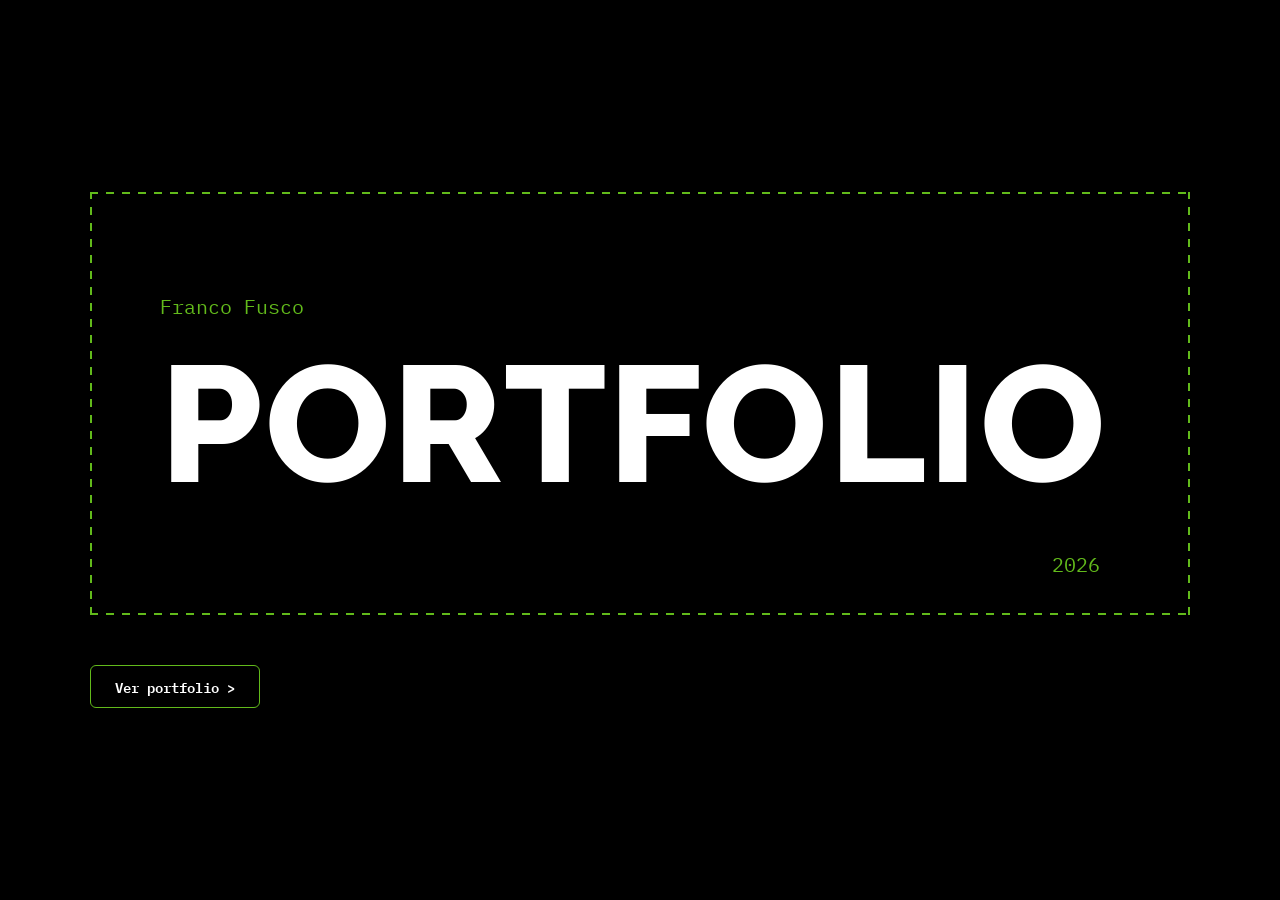
<file: index.html>
<!doctype html>
<html lang="en">
  <head>
    <meta charset="utf-8">
    <meta name="viewport" content="width=device-width, initial-scale=1">
    <title>Portfolio | Franco Fusco</title>

    <link href="https://cdn.jsdelivr.net/npm/bootstrap@5.3.8/dist/css/bootstrap.min.css" rel="stylesheet" integrity="sha384-sRIl4kxILFvY47J16cr9ZwB07vP4J8+LH7qKQnuqkuIAvNWLzeN8tE5YBujZqJLB" crossorigin="anonymous">

    <link rel="preconnect" href="https://fonts.googleapis.com">
    <link rel="preconnect" href="https://fonts.gstatic.com" crossorigin>
    <link href="https://fonts.googleapis.com/css2?family=Raleway:ital,wght@0,800;1,800&display=swap" rel="stylesheet">
    <link rel="preconnect" href="https://fonts.googleapis.com">
    <link rel="preconnect" href="https://fonts.gstatic.com" crossorigin>
    <link href="https://fonts.googleapis.com/css2?family=IBM+Plex+Mono&display=swap" rel="stylesheet">


    <link rel="stylesheet" href="style.css">
  </head>
 
<body class="caratula-portfolio">
    <section class="caratula">
        
        <article class="elementos">

            <header class="marco">
                <p class="nombre">Franco Fusco</p>
                <h1 class="titulo">PORTFOLIO</h1>
                <p class="año">2026</p>    
            </header>

            <a href="portfolio.html" class="btn btn-outline-success">Ver portfolio ></a>

        </article>

    </section>

    <script src="https://cdn.jsdelivr.net/npm/bootstrap@5.3.8/dist/js/bootstrap.bundle.min.js"></script>
</body>
</html>
</file>
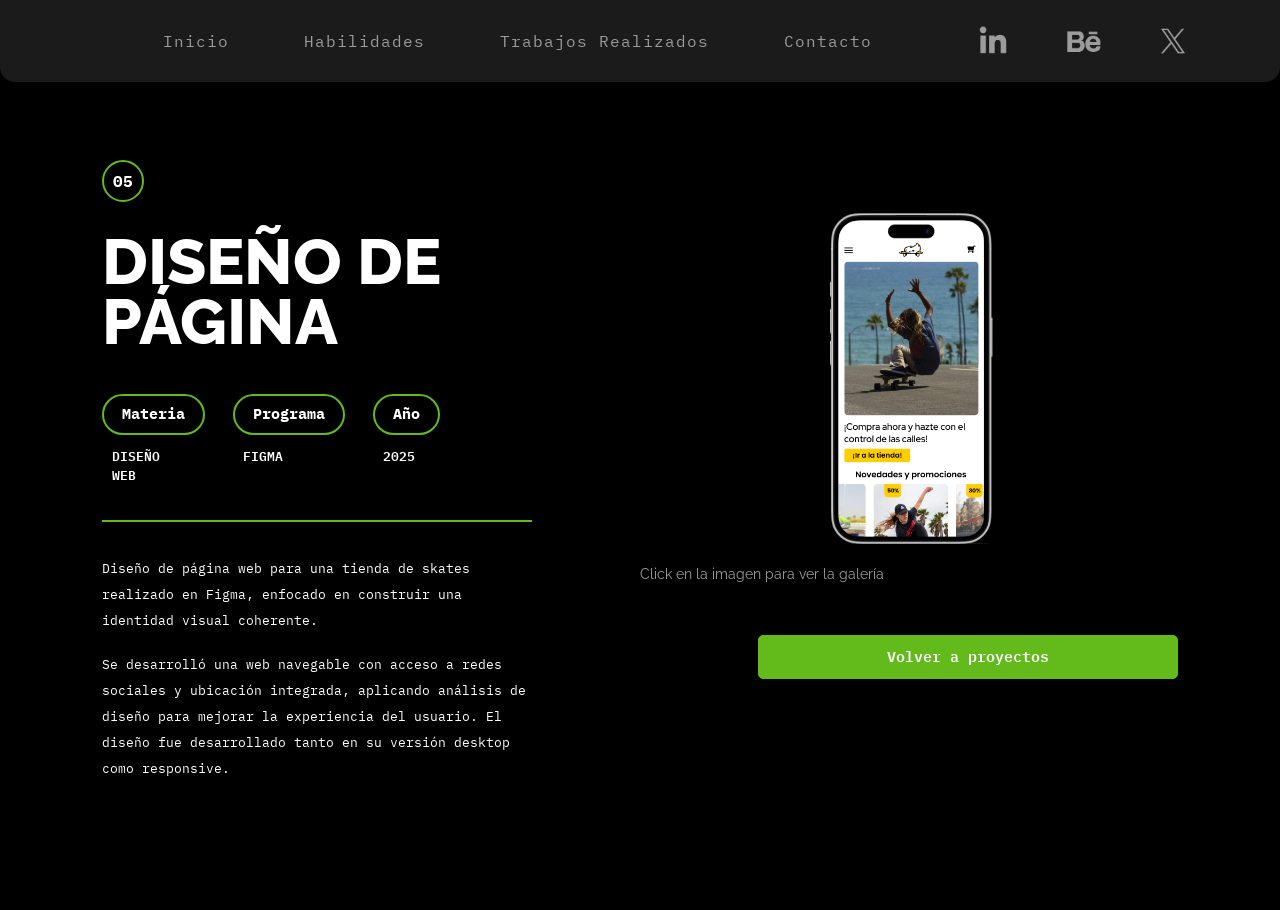
<file: aplicacion.html>
<!DOCTYPE html>
<html lang="en">

<head>
    <meta charset="UTF-8">
    <meta name="viewport" content="width=device-width, initial-scale=1.0">
    <title>Inicio portfolio</title>

    <link href="https://cdn.jsdelivr.net/npm/bootstrap@5.3.8/dist/css/bootstrap.min.css" rel="stylesheet"
        integrity="sha384-sRIl4kxILFvY47J16cr9ZwB07vP4J8+LH7qKQnuqkuIAvNWLzeN8tE5YBujZqJLB" crossorigin="anonymous">

    <link rel="preconnect" href="https://fonts.googleapis.com">
    <link rel="preconnect" href="https://fonts.gstatic.com" crossorigin>
    <link href="https://fonts.googleapis.com/css2?family=Raleway:ital,wght@0,800;1,800&display=swap" rel="stylesheet">
    <link rel="preconnect" href="https://fonts.googleapis.com">
    <link rel="preconnect" href="https://fonts.gstatic.com" crossorigin>
    <link href="https://fonts.googleapis.com/css2?family=IBM+Plex+Mono&display=swap" rel="stylesheet">


    <link rel="stylesheet" href="style.css">

</head>

<body class="trabajos">

    <!-- Barra de navegación Bootstrap -->

    <section class="presentación" id="inicio">

        <nav class="navbar navbar-expand-xl navbar-dark mi-nav-personalizada">
            <div class="container">

                <button class="navbar-toggler" type="button" data-bs-toggle="collapse" data-bs-target="#navbarNav">
                    <span class="navbar-toggler-icon"></span>
                </button>

                <div class="collapse navbar-collapse" id="navbarNav">
                    <ul class="navbar-nav mx-auto">
                        <li class="nav-item"><a class="nav-link" href="portfolio.html#inicio">Inicio</a></li>
                        <li class="nav-item"><a class="nav-link" href="portfolio.html#habilidades">Habilidades</a></li>
                        <li class="nav-item"><a class="nav-link" href="portfolio.html#trabajos">Trabajos realizados</a>
                        </li>
                        <li class="nav-item"><a class="nav-link" href="portfolio.html#contacto">Contacto</a></li>
                    </ul>

                    <div class="nav-social-icons d-flex">
                        <a href="https://www.linkedin.com/in/franco-fusco-sicardi-04a75636a/" target="_blank">
                            <img src="img/linkedin.png" alt="LinkedIn" class="icono-linkedin">
                        </a>
                        <a href="https://www.behance.net/francofuscos" target="_blank">
                            <img src="img/Behance.png" alt="Behance" class="icono-behance">
                        </a>
                        <a href="https://x.com/fraan_fusco" target="_blank">
                            <img src="img/Twitter.png" alt="Twitter" class="icono-twitter">
                        </a>
                    </div>
                </div>
            </div>
        </nav>

    </section>

    <!-- Inicio de página -->
    <main class="detalle-proyecto">
        <section class="contenido-proyecto">

            <span class="numero-proyectos">05</span>

            <h1 class="titulo-proyecto">
                DISEÑO DE
                <span>PÁGINA</span>
            </h1>

            <section class="datos-proyecto">
                <article class="dato">
                    <span class="etiqueta-dato">Materia</span>
                    <p class="texto-dato">
                        <span>DISEÑO</span>
                        <span>WEB</span>
                    </p>
                </article>

                <article class="dato">
                    <span class="etiqueta-dato">Programa</span>
                    <p class="texto-dato">
                        <span>FIGMA</span>
                    </p>
                </article>

                <article class="dato">
                    <span class="etiqueta-dato">Año</span>
                    <p class="texto-dato">
                        <span>2025</span>
                    </p>
                </article>
            </section>

            <span class="linea-detalle"></span>

            <section class="texto-proyecto">
                <p>
                    Diseño de página web para una tienda de skates realizado en Figma, enfocado en construir una
                    identidad visual coherente.
                </p>

                <p>
                    Se desarrolló una web navegable con acceso a redes sociales y ubicación integrada, aplicando
                    análisis de diseño para mejorar la experiencia del usuario. El diseño fue desarrollado tanto en su
                    versión desktop como responsive.
                </p>
            </section>

            <section class="vista-previa-proyecto">

                <button class="imagen-proyecto" type="button" data-bs-toggle="modal"
                    data-bs-target="#modalGaleriaSkate">
                    <img src="img/imagen-aplicación.png" alt="Proyecto Skate">
                </button>

                <p class="texto-galeria">
                    Click en la imagen para ver la galería
                </p>

                <a href="portfolio.html#trabajos" class="btn btn-primary boton-volver-proyectos">
                    Volver a proyectos
                </a>


            </section>

        </section>
    </main>

    <span class="linea-final"></span>

    <!-- Modal más carrusel -->

    <div class="modal fade" id="modalGaleriaSkate" tabindex="-1">
        <div class="modal-dialog modal-xl modal-dialog-centered">
            <div class="modal-content">

                <div class="modal-body">
                    <div id="carouselSkate" class="carousel slide carousel-fade">

                        <div class="carousel-inner">

                            <!-- Imagen -->
                            <div class="carousel-item active">
                                <img src="img/imagen-aplicación.png" class="d-block w-100" alt="Imagen Skate">
                            </div>

                            <!-- Figma -->
                            <div class="carousel-item">
                                <iframe class="iframe-figma-modelado" width="100%" height="600"
                                    data-src="https://embed.figma.com/proto/RRy0LffNWIy91ucavyPCIb/skateboard-web?node-id=2-24&p=f&scaling=scale-down&content-scaling=fixed&page-id=0%3A1&starting-point-node-id=2%3A24&embed-host=share"
                                    title="Frame de Figma Skateboard" allowfullscreen>
                                </iframe>
                            </div>

                        </div>

                        <!-- BOTONES -->
                        <button class="carousel-control-prev" type="button" data-bs-target="#carouselSkate"
                            data-bs-slide="prev">
                            <span class="carousel-control-prev-icon"></span>
                        </button>

                        <button class="carousel-control-next" type="button" data-bs-target="#carouselSkate"
                            data-bs-slide="next">
                            <span class="carousel-control-next-icon"></span>
                        </button>

                    </div>
                </div>

            </div>
        </div>
    </div>

    <script src="https://cdn.jsdelivr.net/npm/bootstrap@5.3.8/dist/js/bootstrap.bundle.min.js"></script>

    <script>
        function cargarIframeVisible(slide) {
            const iframe = slide.querySelector(".iframe-figma-modelado[data-src]");

            if (iframe && !iframe.getAttribute("src")) {
                iframe.setAttribute("src", iframe.dataset.src);
            }
        }

        const carouselSkate = document.getElementById("carouselSkate");

        if (carouselSkate) {
            const slideActivo = carouselSkate.querySelector(".carousel-item.active");

            if (slideActivo) {
                cargarIframeVisible(slideActivo);
            }

            carouselSkate.addEventListener("slid.bs.carousel", function (event) {
                cargarIframeVisible(event.relatedTarget);
            });
        }
    </script>

</body>

</html>
</file>
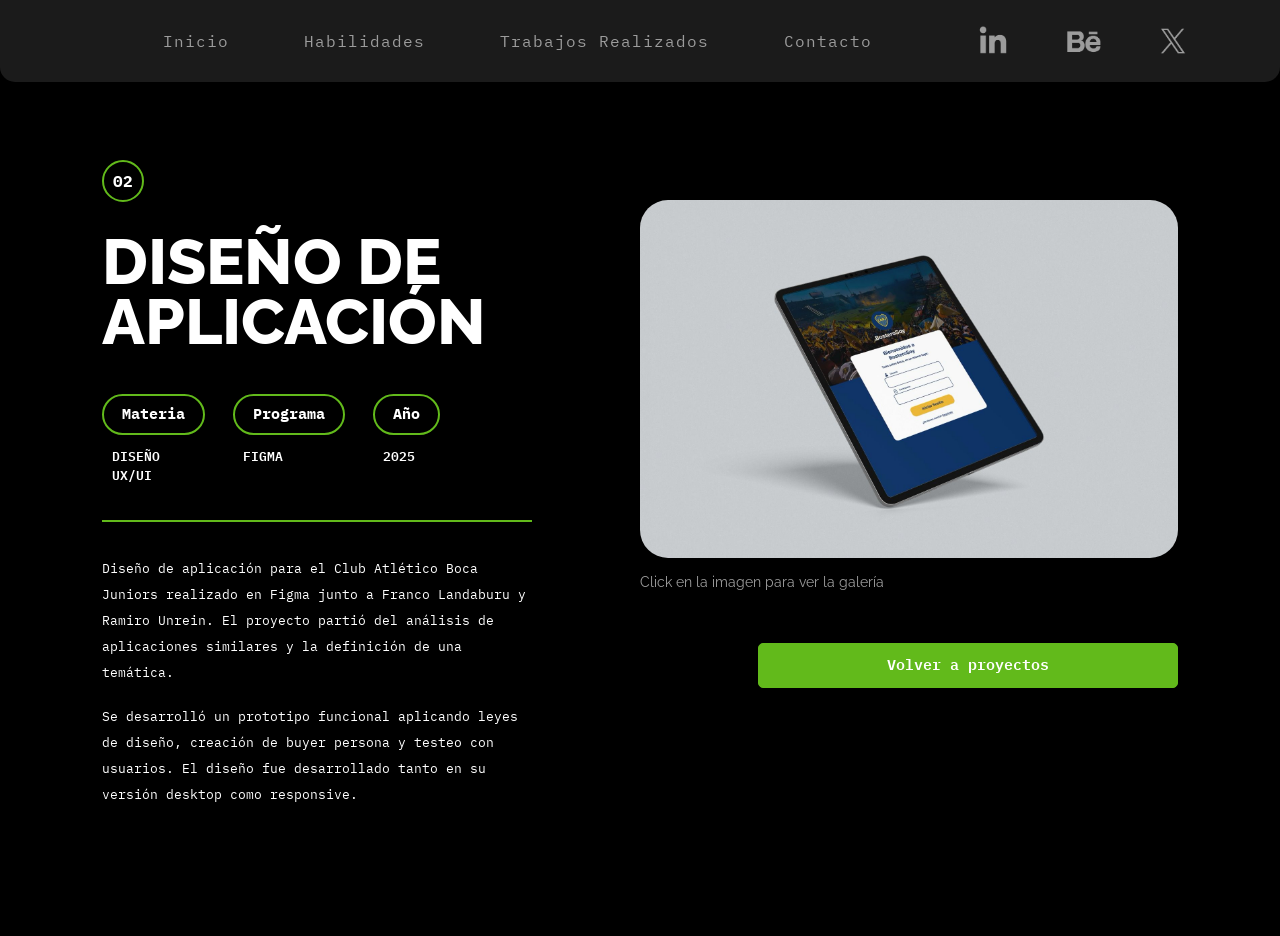
<file: bosterosoy.html>
<!DOCTYPE html>
<html lang="en">

<head>
    <meta charset="UTF-8">
    <meta name="viewport" content="width=device-width, initial-scale=1.0">
    <title>Inicio portfolio</title>

    <link href="https://cdn.jsdelivr.net/npm/bootstrap@5.3.8/dist/css/bootstrap.min.css" rel="stylesheet"
        integrity="sha384-sRIl4kxILFvY47J16cr9ZwB07vP4J8+LH7qKQnuqkuIAvNWLzeN8tE5YBujZqJLB" crossorigin="anonymous">

    <link rel="preconnect" href="https://fonts.googleapis.com">
    <link rel="preconnect" href="https://fonts.gstatic.com" crossorigin>
    <link href="https://fonts.googleapis.com/css2?family=Raleway:ital,wght@0,800;1,800&display=swap" rel="stylesheet">
    <link rel="preconnect" href="https://fonts.googleapis.com">
    <link rel="preconnect" href="https://fonts.gstatic.com" crossorigin>
    <link href="https://fonts.googleapis.com/css2?family=IBM+Plex+Mono&display=swap" rel="stylesheet">


    <link rel="stylesheet" href="style.css">

</head>

<body class="trabajos">

    <!-- Barra de navegación Bootstrap -->

    <section class="presentación" id="inicio">

        <nav class="navbar navbar-expand-xl navbar-dark mi-nav-personalizada">
            <div class="container">

                <button class="navbar-toggler" type="button" data-bs-toggle="collapse" data-bs-target="#navbarNav">
                    <span class="navbar-toggler-icon"></span>
                </button>

                <div class="collapse navbar-collapse" id="navbarNav">
                    <ul class="navbar-nav mx-auto">
                        <li class="nav-item"><a class="nav-link" href="portfolio.html#inicio">Inicio</a></li>
                        <li class="nav-item"><a class="nav-link" href="portfolio.html#habilidades">Habilidades</a></li>
                        <li class="nav-item"><a class="nav-link" href="portfolio.html#trabajos">Trabajos realizados</a>
                        </li>
                        <li class="nav-item"><a class="nav-link" href="portfolio.html#contacto">Contacto</a></li>
                    </ul>

                    <div class="nav-social-icons d-flex">
                        <a href="https://www.linkedin.com/in/franco-fusco-sicardi-04a75636a/" target="_blank">
                            <img src="img/linkedin.png" alt="LinkedIn" class="icono-linkedin">
                        </a>
                        <a href="https://www.behance.net/francofuscos" target="_blank">
                            <img src="img/Behance.png" alt="Behance" class="icono-behance">
                        </a>
                        <a href="https://x.com/fraan_fusco" target="_blank">
                            <img src="img/Twitter.png" alt="Twitter" class="icono-twitter">
                        </a>
                    </div>
                </div>
            </div>
        </nav>

    </section>

    <!-- Inicio de página -->
    <main class="detalle-proyecto">
        <section class="contenido-proyecto">

            <span class="numero-proyectos">02</span>

            <h1 class="titulo-proyecto">
                DISEÑO DE
                <span>APLICACIÓN</span>
            </h1>

            <section class="datos-proyecto">
                <article class="dato">
                    <span class="etiqueta-dato">Materia</span>
                    <p class="texto-dato">
                        <span>DISEÑO</span>
                        <span>UX/UI</span>
                    </p>
                </article>

                <article class="dato">
                    <span class="etiqueta-dato">Programa</span>
                    <p class="texto-dato">
                        <span>FIGMA</span>
                    </p>
                </article>

                <article class="dato">
                    <span class="etiqueta-dato">Año</span>
                    <p class="texto-dato">
                        <span>2025</span>
                    </p>
                </article>
            </section>

            <span class="linea-detalle"></span>

            <section class="texto-proyecto">
                <p>
                    Diseño de aplicación para el Club Atlético Boca Juniors realizado en Figma junto a Franco Landaburu
                    y Ramiro Unrein. El proyecto partió del análisis de aplicaciones similares y la definición de una
                    temática.
                </p>

                <p>
                    Se desarrolló un prototipo funcional aplicando leyes de diseño, creación de buyer persona y testeo
                    con usuarios. El diseño fue desarrollado tanto en su versión desktop como responsive.
                </p>
            </section>

            <section class="vista-previa-proyecto">

                <button class="imagen-proyecto" type="button" data-bs-toggle="modal"
                    data-bs-target="#modalGaleriaBosterosoy">
                    <img src="img/imagen-bosterosoy.png" alt="Proyecto bosterosoy">
                </button>

                <p class="texto-galeria">
                    Click en la imagen para ver la galería
                </p>

                <a href="portfolio.html#trabajos" class="btn btn-primary boton-volver-proyectos">
                    Volver a proyectos
                </a>


            </section>

        </section>
    </main>

    <span class="linea-final"></span>

    <!-- Modal más carrusel -->

    <div class="modal fade" id="modalGaleriaBosterosoy" tabindex="-1" aria-labelledby="modalBosterosoyLabel"
        aria-hidden="true">
        <div class="modal-dialog modal-xl modal-dialog-centered">
            <div class="modal-content">

                <div class="modal-body">
                    <div id="carouselBosterosoy" class="carousel slide carousel-fade">

                        <div class="carousel-inner">
                            <div class="carousel-item active">
                                <img src="img/imagenes bosterosoy/bosterosoy 1.png" class="d-block w-100"
                                    alt="Imagen 1 del proyecto bosterosoy">
                            </div>

                            <div class="carousel-item">
                                <img src="img/imagenes bosterosoy/bosterosoy 2.png" class="d-block w-100"
                                    alt="Imagen 2 del proyecto bosterosoy">
                            </div>

                            <div class="carousel-item">
                                <img src="img/imagenes bosterosoy/bosterosoy 3.png" class="d-block w-100"
                                    alt="Imagen 3 del proyecto bosterosoy">
                            </div>

                            <div class="carousel-item">
                                <img src="img/imagenes bosterosoy/bosterosoy 4.png" class="d-block w-100"
                                    alt="Imagen 4 del proyecto bosterosoy">
                            </div>

                            <div class="carousel-item">
                                <img src="img/imagenes bosterosoy/bosterosoy 5.png" class="d-block w-100"
                                    alt="Imagen 5 del proyecto bosterosoy">
                            </div>

                            <div class="carousel-item">
                                <iframe class="iframe-figma-modelado" width="100%" height="600"
                                    data-src="https://embed.figma.com/proto/NteqBw3p2KgP0CkczzE7QA/BosteroSoy?node-id=2-2&starting-point-node-id=105%3A11&embed-host=share"
                                    title="Frame de Figma bosterosoy" allowfullscreen>
                                </iframe>
                            </div>

                        </div>

                        <button class="carousel-control-prev" type="button" data-bs-target="#carouselBosterosoy"
                            data-bs-slide="prev">
                            <span class="carousel-control-prev-icon" aria-hidden="true"></span>
                            <span class="visually-hidden">Anterior</span>
                        </button>

                        <button class="carousel-control-next" type="button" data-bs-target="#carouselBosterosoy"
                            data-bs-slide="next">
                            <span class="carousel-control-next-icon" aria-hidden="true"></span>
                            <span class="visually-hidden">Siguiente</span>
                        </button>

                    </div>
                </div>

            </div>
        </div>
    </div>

    <script src="https://cdn.jsdelivr.net/npm/bootstrap@5.3.8/dist/js/bootstrap.bundle.min.js"></script>

    <script>
        function cargarIframeVisible(slide) {
            const iframe = slide.querySelector(".iframe-figma-modelado[data-src]");
            if (iframe && !iframe.getAttribute("src")) {
                iframe.setAttribute("src", iframe.dataset.src);
            }
        }

        const carrusel = document.getElementById("carouselBosterosoy");

        if (carrusel) {
            const slideActivo = carrusel.querySelector(".carousel-item.active");
            if (slideActivo) {
                cargarIframeVisible(slideActivo);
            }

            carrusel.addEventListener("slid.bs.carousel", function (event) {
                cargarIframeVisible(event.relatedTarget);
            });
        }
    </script>

</body>

</html>
</file>
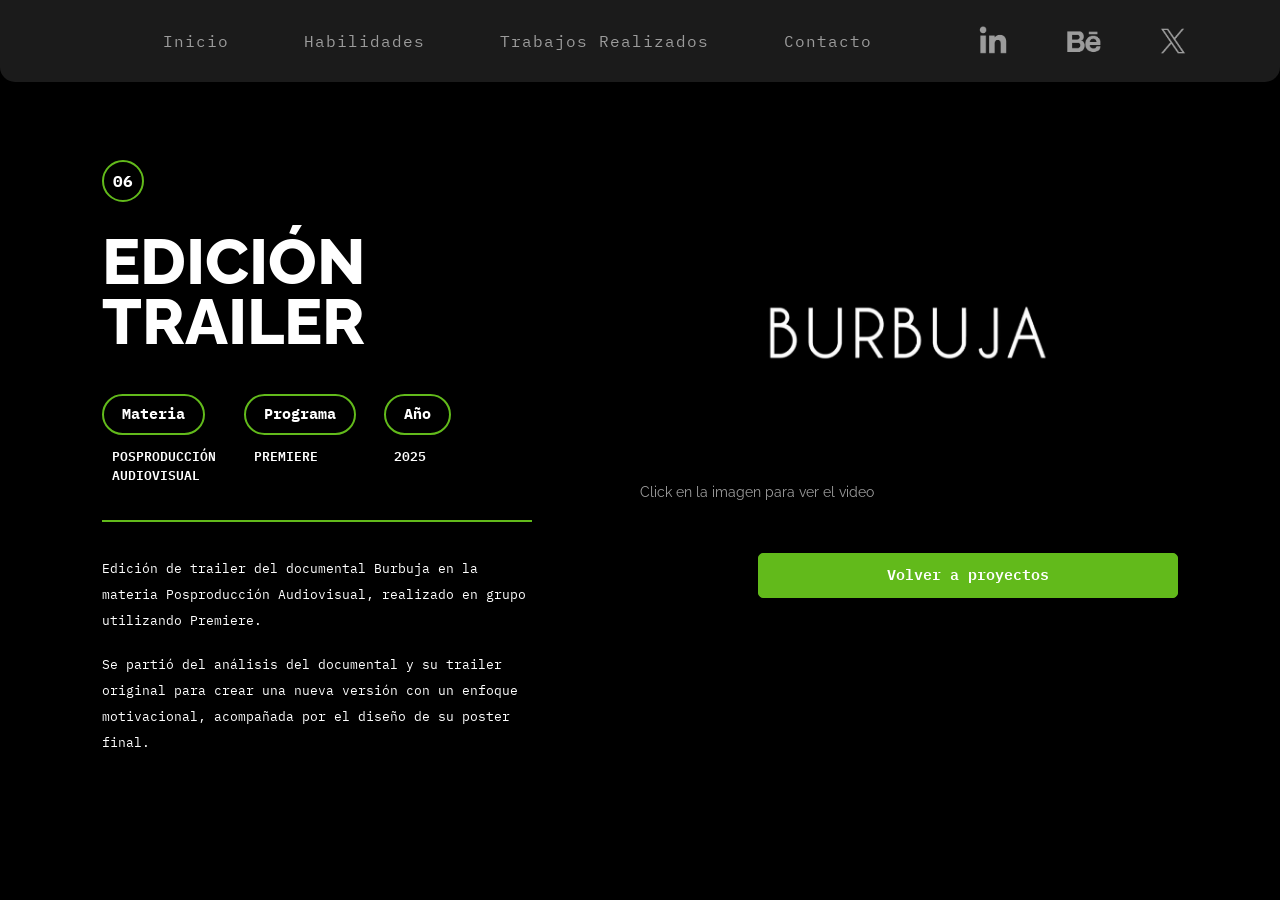
<file: burbuja.html>
<!DOCTYPE html>
<html lang="en">

<head>
    <meta charset="UTF-8">
    <meta name="viewport" content="width=device-width, initial-scale=1.0">
    <title>Inicio portfolio</title>

    <link href="https://cdn.jsdelivr.net/npm/bootstrap@5.3.8/dist/css/bootstrap.min.css" rel="stylesheet"
        integrity="sha384-sRIl4kxILFvY47J16cr9ZwB07vP4J8+LH7qKQnuqkuIAvNWLzeN8tE5YBujZqJLB" crossorigin="anonymous">

    <link rel="preconnect" href="https://fonts.googleapis.com">
    <link rel="preconnect" href="https://fonts.gstatic.com" crossorigin>
    <link href="https://fonts.googleapis.com/css2?family=Raleway:ital,wght@0,800;1,800&display=swap" rel="stylesheet">
    <link rel="preconnect" href="https://fonts.googleapis.com">
    <link rel="preconnect" href="https://fonts.gstatic.com" crossorigin>
    <link href="https://fonts.googleapis.com/css2?family=IBM+Plex+Mono&display=swap" rel="stylesheet">


    <link rel="stylesheet" href="style.css">

</head>

<body class="trabajos">

    <!-- Barra de navegación Bootstrap -->

    <section class="presentación" id="inicio">

        <nav class="navbar navbar-expand-xl navbar-dark mi-nav-personalizada">
            <div class="container">

                <button class="navbar-toggler" type="button" data-bs-toggle="collapse" data-bs-target="#navbarNav">
                    <span class="navbar-toggler-icon"></span>
                </button>

                <div class="collapse navbar-collapse" id="navbarNav">
                    <ul class="navbar-nav mx-auto">
                        <li class="nav-item"><a class="nav-link" href="portfolio.html#inicio">Inicio</a></li>
                        <li class="nav-item"><a class="nav-link" href="portfolio.html#habilidades">Habilidades</a></li>
                        <li class="nav-item"><a class="nav-link" href="portfolio.html#trabajos">Trabajos realizados</a>
                        </li>
                        <li class="nav-item"><a class="nav-link" href="portfolio.html#contacto">Contacto</a></li>
                    </ul>

                    <div class="nav-social-icons d-flex">
                        <a href="https://www.linkedin.com/in/franco-fusco-sicardi-04a75636a/" target="_blank">
                            <img src="img/linkedin.png" alt="LinkedIn" class="icono-linkedin">
                        </a>
                        <a href="https://www.behance.net/francofuscos" target="_blank">
                            <img src="img/Behance.png" alt="Behance" class="icono-behance">
                        </a>
                        <a href="https://x.com/fraan_fusco" target="_blank">
                            <img src="img/Twitter.png" alt="Twitter" class="icono-twitter">
                        </a>
                    </div>
                </div>
            </div>
        </nav>

    </section>

    <!-- Inicio de página -->
    <main class="detalle-proyecto">
        <section class="contenido-proyecto">

            <span class="numero-proyectos">06</span>

            <h1 class="titulo-proyecto">
                EDICIÓN
                <span>TRAILER</span>
            </h1>

            <section class="datos-proyecto">
                <article class="dato">
                    <span class="etiqueta-dato">Materia</span>
                    <p class="texto-dato">
                        <span>POSPRODUCCIÓN</span>
                        <span>AUDIOVISUAL</span>
                    </p>
                </article>

                <article class="dato">
                    <span class="etiqueta-dato">Programa</span>
                    <p class="texto-dato">
                        <span>PREMIERE</span>
                    </p>
                </article>

                <article class="dato">
                    <span class="etiqueta-dato">Año</span>
                    <p class="texto-dato">
                        <span>2025</span>
                    </p>
                </article>
            </section>

            <span class="linea-detalle"></span>

            <section class="texto-proyecto">
                <p>
                    Edición de trailer del documental Burbuja en la materia Posproducción Audiovisual, realizado en
                    grupo utilizando Premiere.
                </p>

                <p>
                    Se partió del análisis del documental y su trailer original para crear una nueva versión con un
                    enfoque motivacional, acompañada por el diseño de su poster final.
                </p>
            </section>

            <section class="vista-previa-proyecto">

                <a href="https://www.youtube.com/watch?v=4a6_pNB_x5k" target="_blank" class="imagen-proyecto">
                    <img src="img/imagen-burbuja.png" alt="Proyecto Burbuja">
                </a>

                <p class="texto-galeria">
                    Click en la imagen para ver el video
                </p>

                <a href="portfolio.html#trabajos" class="btn btn-primary boton-volver-proyectos">
                    Volver a proyectos
                </a>


            </section>

        </section>
    </main>

    <span class="linea-final"></span>


    <script src="https://cdn.jsdelivr.net/npm/bootstrap@5.3.8/dist/js/bootstrap.bundle.min.js"></script>

</body>

</html>
</file>
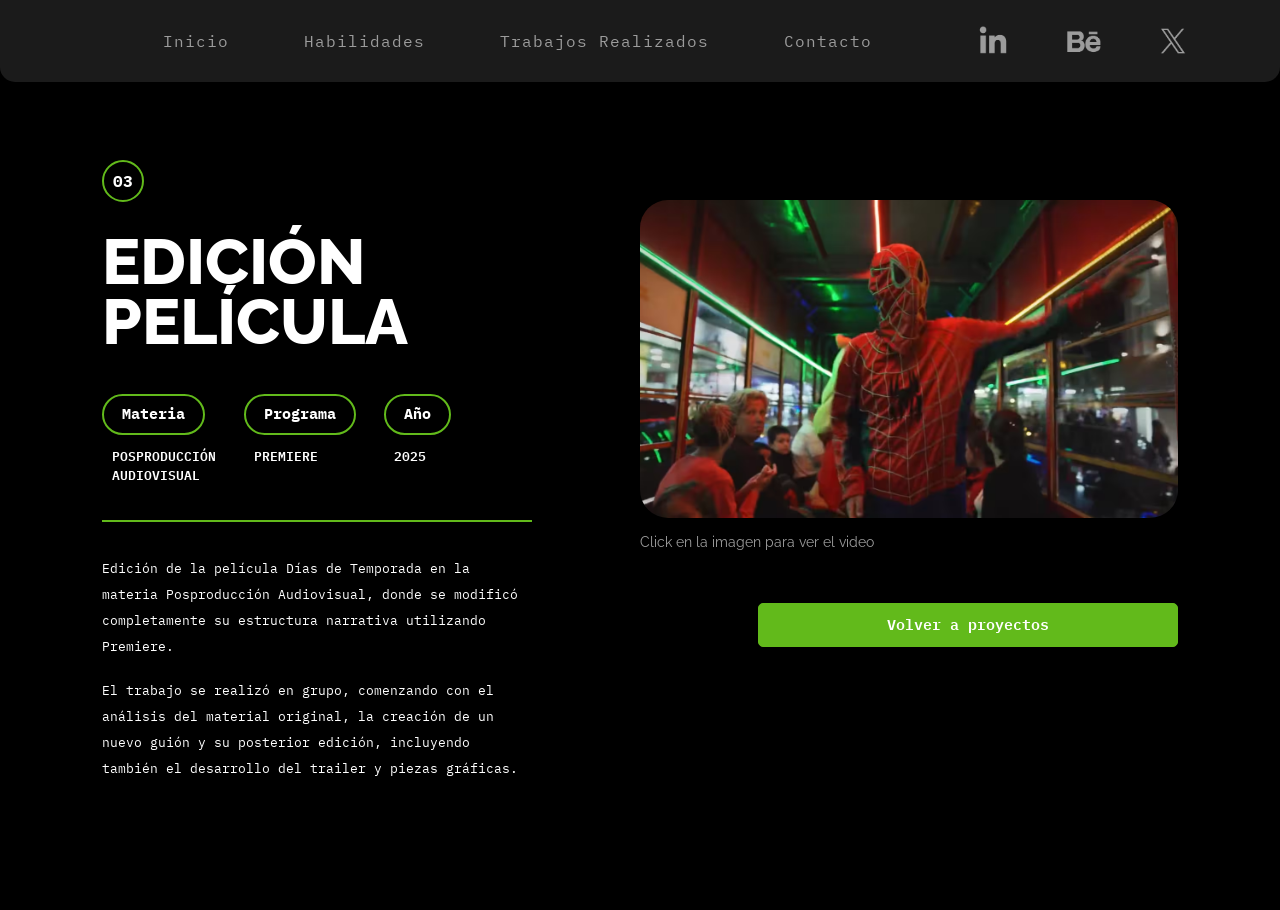
<file: diasdetemporada.html>
<!DOCTYPE html>
<html lang="en">

<head>
    <meta charset="UTF-8">
    <meta name="viewport" content="width=device-width, initial-scale=1.0">
    <title>Inicio portfolio</title>

    <link href="https://cdn.jsdelivr.net/npm/bootstrap@5.3.8/dist/css/bootstrap.min.css" rel="stylesheet"
        integrity="sha384-sRIl4kxILFvY47J16cr9ZwB07vP4J8+LH7qKQnuqkuIAvNWLzeN8tE5YBujZqJLB" crossorigin="anonymous">

    <link rel="preconnect" href="https://fonts.googleapis.com">
    <link rel="preconnect" href="https://fonts.gstatic.com" crossorigin>
    <link href="https://fonts.googleapis.com/css2?family=Raleway:ital,wght@0,800;1,800&display=swap" rel="stylesheet">
    <link rel="preconnect" href="https://fonts.googleapis.com">
    <link rel="preconnect" href="https://fonts.gstatic.com" crossorigin>
    <link href="https://fonts.googleapis.com/css2?family=IBM+Plex+Mono&display=swap" rel="stylesheet">


    <link rel="stylesheet" href="style.css">

</head>

<body class="trabajos">

    <!-- Barra de navegación Bootstrap -->

    <section class="presentación" id="inicio">

        <nav class="navbar navbar-expand-xl navbar-dark mi-nav-personalizada">
            <div class="container">

                <button class="navbar-toggler" type="button" data-bs-toggle="collapse" data-bs-target="#navbarNav">
                    <span class="navbar-toggler-icon"></span>
                </button>

                <div class="collapse navbar-collapse" id="navbarNav">
                    <ul class="navbar-nav mx-auto">
                        <li class="nav-item"><a class="nav-link" href="portfolio.html#inicio">Inicio</a></li>
                        <li class="nav-item"><a class="nav-link" href="portfolio.html#habilidades">Habilidades</a></li>
                        <li class="nav-item"><a class="nav-link" href="portfolio.html#trabajos">Trabajos realizados</a>
                        </li>
                        <li class="nav-item"><a class="nav-link" href="portfolio.html#contacto">Contacto</a></li>
                    </ul>

                    <div class="nav-social-icons d-flex">
                        <a href="https://www.linkedin.com/in/franco-fusco-sicardi-04a75636a/" target="_blank">
                            <img src="img/linkedin.png" alt="LinkedIn" class="icono-linkedin">
                        </a>
                        <a href="https://www.behance.net/francofuscos" target="_blank">
                            <img src="img/Behance.png" alt="Behance" class="icono-behance">
                        </a>
                        <a href="https://x.com/fraan_fusco" target="_blank">
                            <img src="img/Twitter.png" alt="Twitter" class="icono-twitter">
                        </a>
                    </div>
                </div>
            </div>
        </nav>

    </section>

    <!-- Inicio de página -->
    <main class="detalle-proyecto">
        <section class="contenido-proyecto">

            <span class="numero-proyectos">03</span>

            <h1 class="titulo-proyecto">
                EDICIÓN
                <span>PELÍCULA</span>
            </h1>

            <section class="datos-proyecto">
                <article class="dato">
                    <span class="etiqueta-dato">Materia</span>
                    <p class="texto-dato">
                        <span>POSPRODUCCIÓN</span>
                        <span>AUDIOVISUAL</span>
                    </p>
                </article>

                <article class="dato">
                    <span class="etiqueta-dato">Programa</span>
                    <p class="texto-dato">
                        <span>PREMIERE</span>
                    </p>
                </article>

                <article class="dato">
                    <span class="etiqueta-dato">Año</span>
                    <p class="texto-dato">
                        <span>2025</span>
                    </p>
                </article>
            </section>

            <span class="linea-detalle"></span>

            <section class="texto-proyecto">
                <p>
                    Edición de la película Días de Temporada en la materia Posproducción Audiovisual, donde se modificó
                    completamente su estructura narrativa utilizando Premiere.
                </p>

                <p>
                    El trabajo se realizó en grupo, comenzando con el análisis del material original, la creación de un
                    nuevo guión y su posterior edición, incluyendo también el desarrollo del trailer y piezas gráficas.
                </p>
            </section>

            <section class="vista-previa-proyecto">

                <a href="https://www.youtube.com/watch?v=utOa64eKvL8" target="_blank" class="imagen-proyecto">
                    <img src="img/imagen-película.avif" alt="Proyecto video">
                </a>

                <p class="texto-galeria">
                    Click en la imagen para ver el video
                </p>

                <a href="portfolio.html#trabajos" class="btn btn-primary boton-volver-proyectos">
                    Volver a proyectos
                </a>


            </section>

        </section>
    </main>

    <span class="linea-final"></span>


    <script src="https://cdn.jsdelivr.net/npm/bootstrap@5.3.8/dist/js/bootstrap.bundle.min.js"></script>

</body>

</html>
</file>
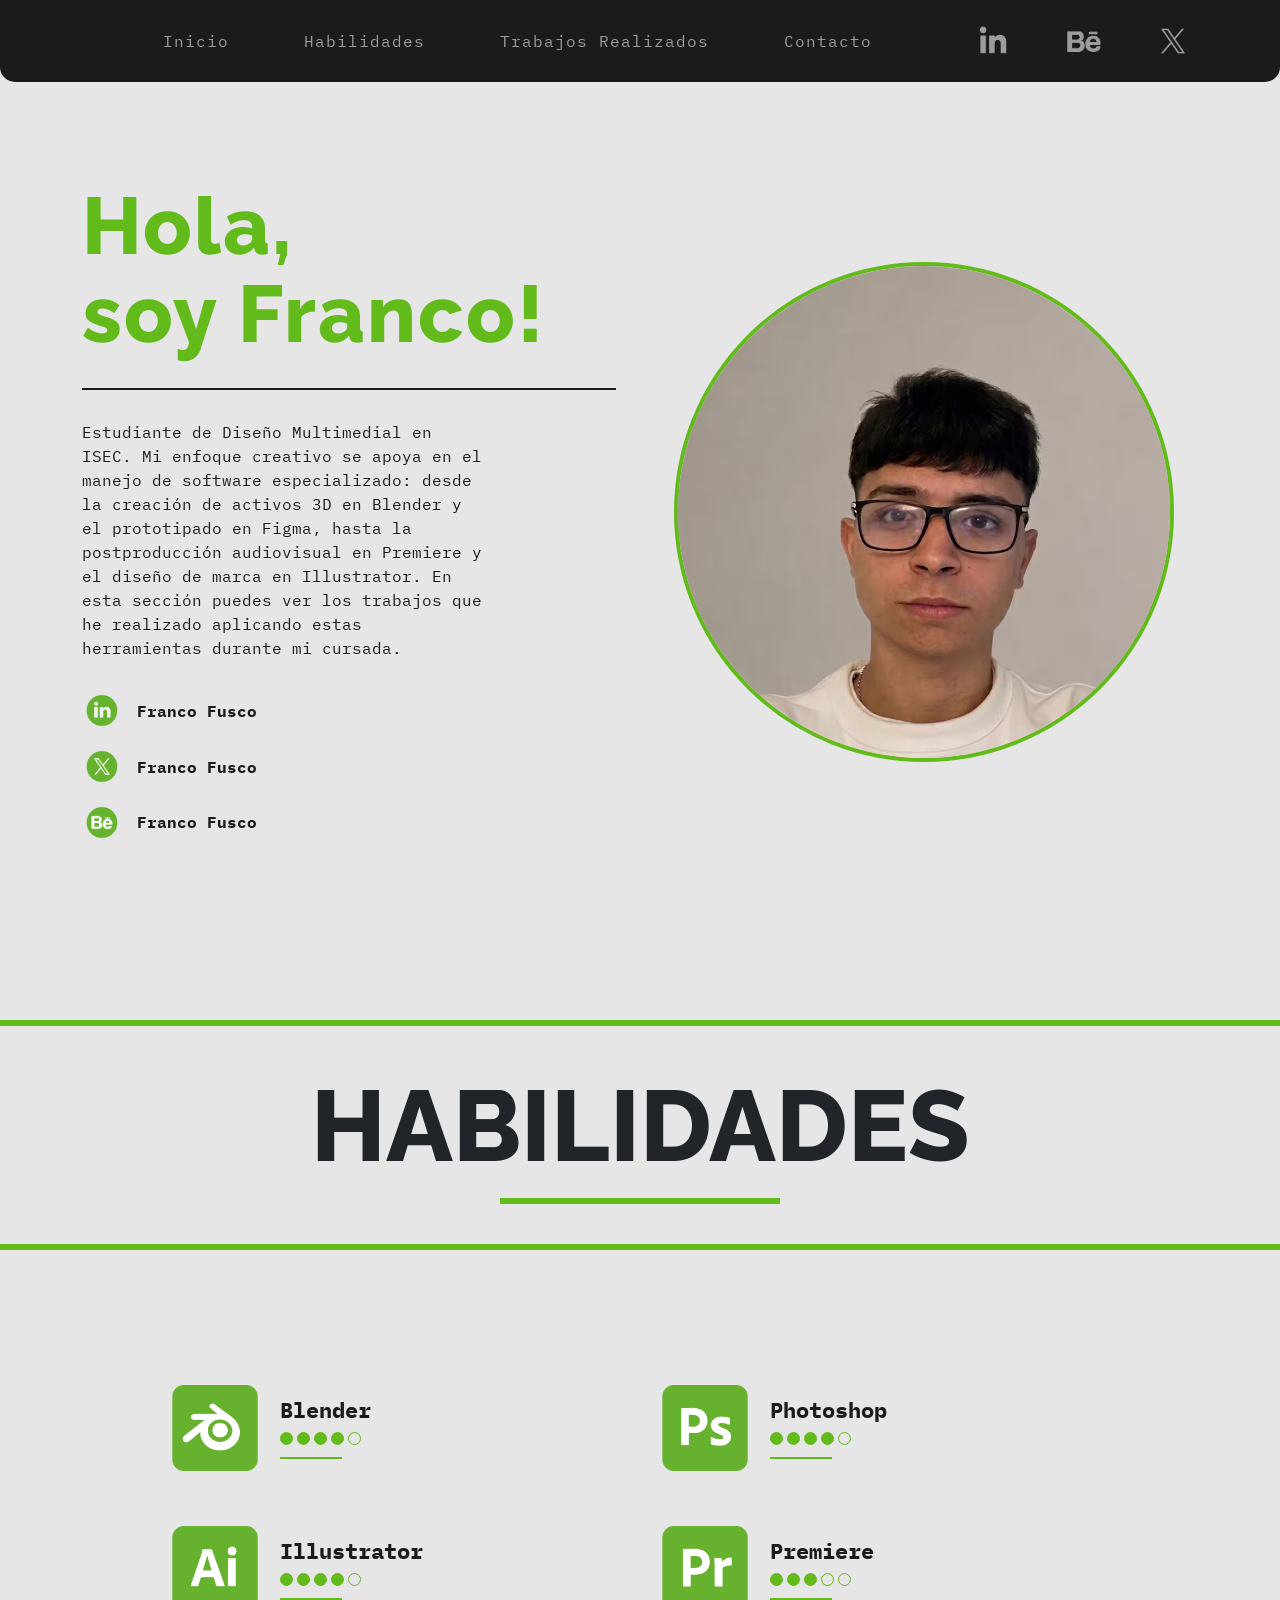
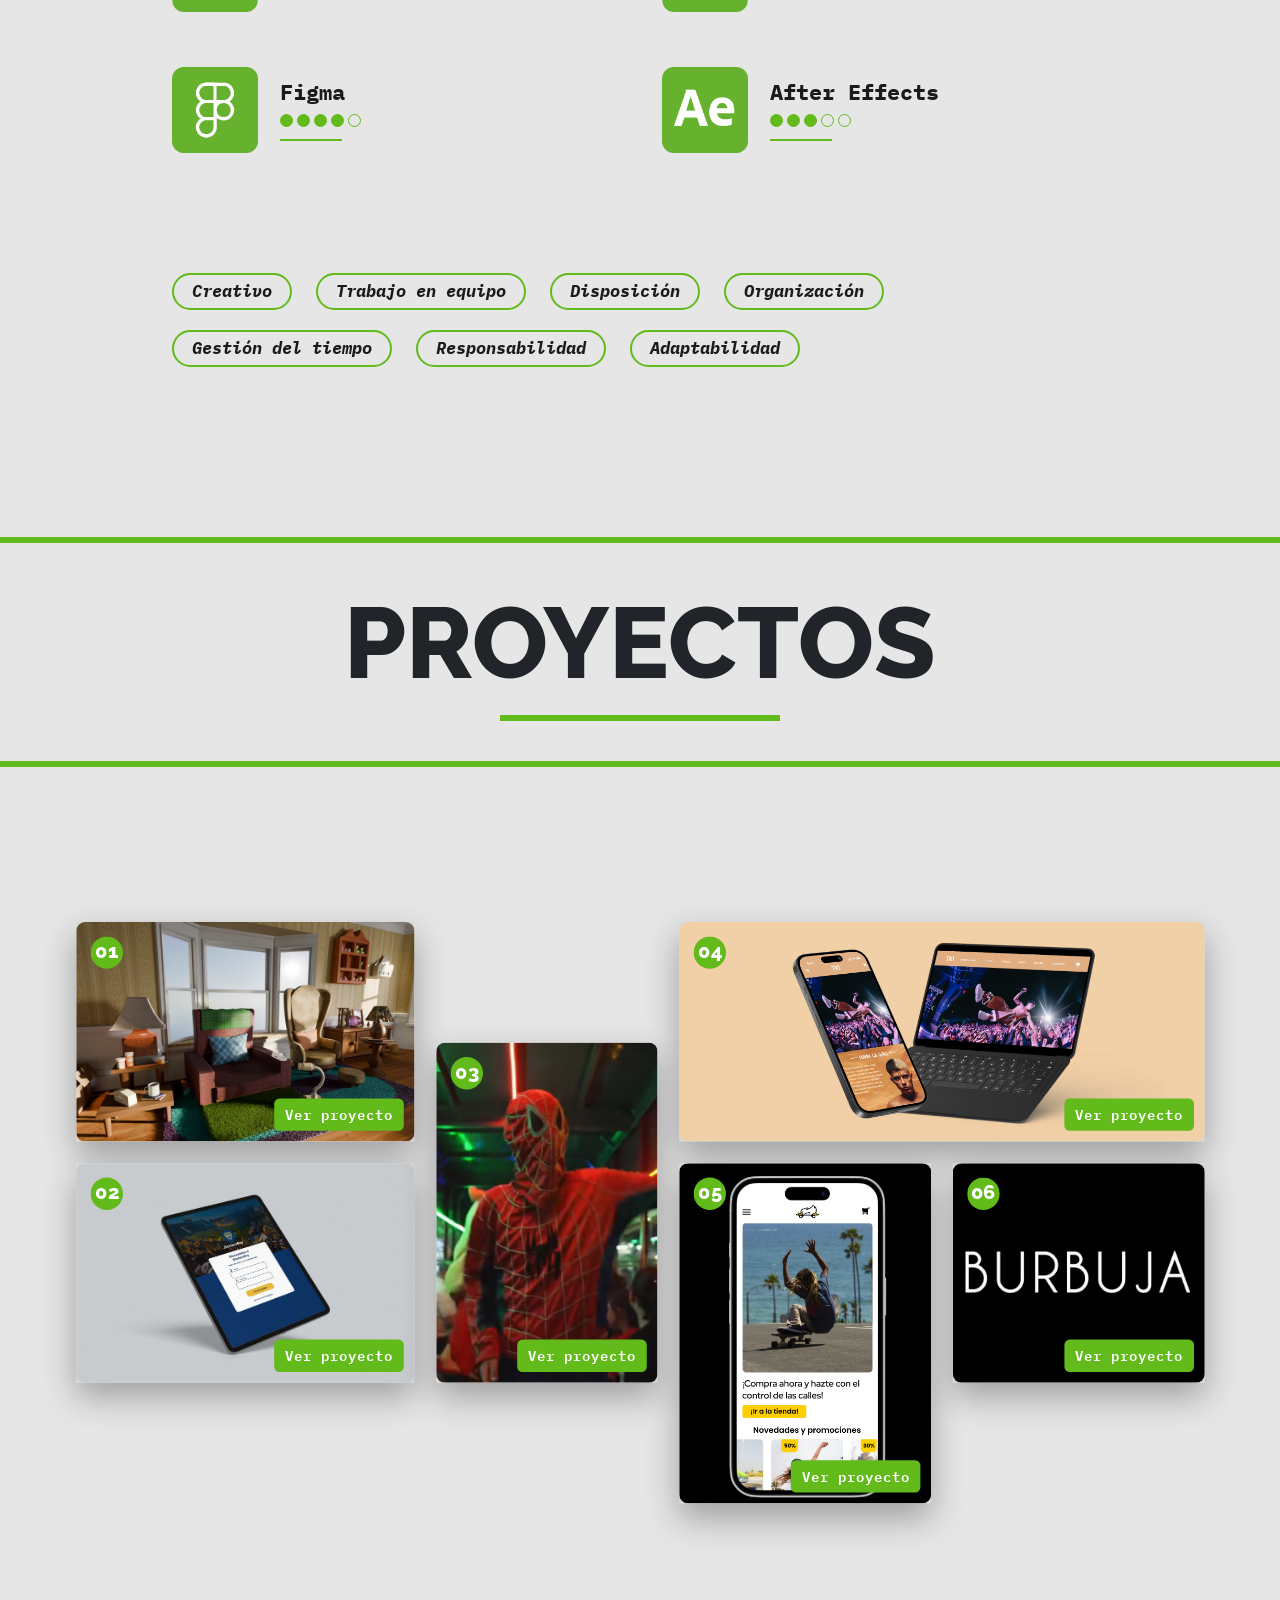
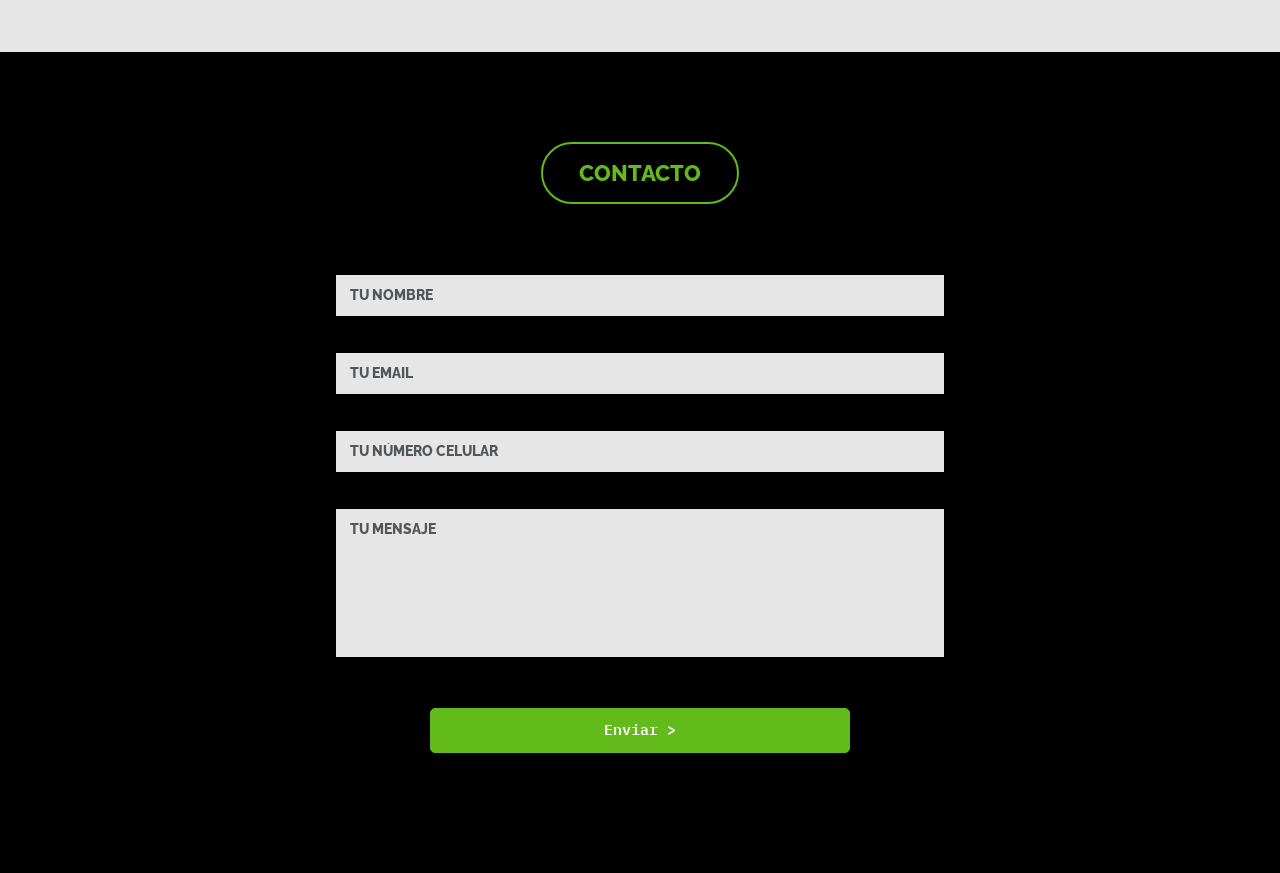
<file: portfolio.html>
<!DOCTYPE html>
<html lang="en">

<head>
    <meta charset="UTF-8">
    <meta name="viewport" content="width=device-width, initial-scale=1.0">
    <title>Inicio portfolio</title>

    <link href="https://cdn.jsdelivr.net/npm/bootstrap@5.3.8/dist/css/bootstrap.min.css" rel="stylesheet"
        integrity="sha384-sRIl4kxILFvY47J16cr9ZwB07vP4J8+LH7qKQnuqkuIAvNWLzeN8tE5YBujZqJLB" crossorigin="anonymous">

    <link rel="preconnect" href="https://fonts.googleapis.com">
    <link rel="preconnect" href="https://fonts.gstatic.com" crossorigin>
    <link href="https://fonts.googleapis.com/css2?family=Raleway:ital,wght@0,800;1,800&display=swap" rel="stylesheet">
    <link rel="preconnect" href="https://fonts.googleapis.com">
    <link rel="preconnect" href="https://fonts.gstatic.com" crossorigin>
    <link href="https://fonts.googleapis.com/css2?family=IBM+Plex+Mono&display=swap" rel="stylesheet">

    <link rel="stylesheet" href="style.css">
</head>

<body class="inicio">

    <!-- Barra de navegación Bootstrap -->

    <section class="presentación" id="inicio">

        <nav class="navbar navbar-expand-lg navbar-dark mi-nav-personalizada">
            <div class="container">

                <button class="navbar-toggler" type="button" data-bs-toggle="collapse" data-bs-target="#navbarNav">
                    <span class="navbar-toggler-icon"></span>
                </button>

                <div class="collapse navbar-collapse" id="navbarNav">
                    <ul class="navbar-nav mx-auto">
                        <li class="nav-item"><a class="nav-link" href="#inicio">Inicio</a></li>
                        <li class="nav-item"><a class="nav-link" href="#habilidades">Habilidades</a></li>
                        <li class="nav-item"><a class="nav-link" href="#trabajos">Trabajos realizados</a></li>
                        <li class="nav-item"><a class="nav-link" href="#contacto">Contacto</a></li>
                    </ul>

                    <div class="nav-social-icons d-flex">
                        <a href="https://www.linkedin.com/in/franco-fusco-sicardi-04a75636a/" target="_blank">
                            <img src="img/linkedin.png" alt="LinkedIn" class="icono-linkedin">
                        </a>
                        <a href="https://www.behance.net/francofuscos" target="_blank">
                            <img src="img/Behance.png" alt="Behance" class="icono-behance">
                        </a>
                        <a href="https://x.com/fraan_fusco" target="_blank">
                            <img src="img/Twitter.png" alt="Twitter" class="icono-twitter">
                        </a>
                    </div>
                </div>
            </div>
        </nav>

    </section>

    <!-- SOBRE MI -->

    <section class="sobre-mi">
        <div class="container">
            <div class="row align-items-center contenido">

                <section class="col-lg-6 bloque-texto">

                    <h1 class="titulo">
                        <span>Hola,</span>
                        <span>soy Franco!</span>
                    </h1>

                    <span class="linea scale-up-hor-left"></span>

                    <p class="descripción">
                        Estudiante de Diseño Multimedial en ISEC. Mi enfoque creativo se apoya en el manejo de software
                        especializado: desde la creación de activos 3D en Blender y el prototipado en Figma, hasta la
                        postproducción audiovisual en Premiere y el diseño de marca en Illustrator. En esta sección
                        puedes ver los trabajos que he realizado aplicando estas herramientas durante mi cursada.
                    </p>

                    <section class="redes">
                        <article class="red">
                            <img src="img/Linkedin-verde.png" alt="">
                            <span>Franco Fusco</span>
                        </article>
                        <article class="red">
                            <img src="img/Twitter-verde.png" alt="">
                            <span>Franco Fusco</span>
                        </article>
                        <article class="red">
                            <img src="img/Behance-verde.png" alt="">
                            <span>Franco Fusco</span>
                        </article>
                    </section>

                </section>

                <section class="col-lg-6 text-center">

                    <figure class="circulo">
                        <img src="img/Foto-momentanea.avif" alt="Foto" class="foto">
                    </figure>

                </section>

            </div>
        </div>
    </section>

    <!-- habilidades -->

    <section class="habilidades" id="habilidades">
        <span class="linea-gruesa"></span>

        <div class="container">
            <h2 class="titulo-separatorios">HABILIDADES</h2>
            <span class="linea-fina"></span>
        </div>

        <span class="linea-gruesa"></span>

    </section>

    <!-- habilidades programas -->

    <section class="habilidades-programa">
        <div class="container">

            <section class="programas">

                <article class="programa">
                    <img src="img/icono-blender.png" alt="Blender" class="icono-programa">

                    <section class="info-programa">

                        <h3 class="nombre-programa">Blender</h3>

                        <span class="nivel">
                            <span class="punto-activo"></span>
                            <span class="punto-activo"></span>
                            <span class="punto-activo"></span>
                            <span class="punto-activo"></span>
                            <span class="punto"></span>
                        </span>

                        <span class="linea-programa"></span>
                    </section>
                </article>

                <article class="programa">
                    <img src="img/icono-photoshop.png" alt="Photoshop" class="icono-programa">

                    <section class="info-programa">
                        <h3 class="nombre-programa">Photoshop</h3>

                        <span class="nivel">
                            <span class="punto-activo"></span>
                            <span class="punto-activo"></span>
                            <span class="punto-activo"></span>
                            <span class="punto-activo"></span>
                            <span class="punto"></span>
                        </span>

                        <span class="linea-programa"></span>
                    </section>
                </article>

                <article class="programa">
                    <img src="img/icono-illustrator.png" alt="Illustrator" class="icono-programa">

                    <section class="info-programa">
                        <h3 class="nombre-programa">Illustrator</h3>

                        <span class="nivel">
                            <span class="punto-activo"></span>
                            <span class="punto-activo"></span>
                            <span class="punto-activo"></span>
                            <span class="punto-activo"></span>
                            <span class="punto"></span>
                        </span>

                        <span class="linea-programa"></span>
                    </section>
                </article>

                <article class="programa">
                    <img src="img/icono-premiere.png" alt="Premiere" class="icono-programa">

                    <section class="info-programa">
                        <h3 class="nombre-programa">Premiere</h3>

                        <span class="nivel">
                            <span class="punto-activo"></span>
                            <span class="punto-activo"></span>
                            <span class="punto-activo"></span>
                            <span class="punto"></span>
                            <span class="punto"></span>
                        </span>

                        <span class="linea-programa"></span>
                    </section>
                </article>

                <article class="programa">
                    <img src="img/icono-figma.png" alt="Figma" class="icono-programa">

                    <section class="info-programa">
                        <h3 class="nombre-programa">Figma</h3>

                        <span class="nivel">
                            <span class="punto-activo"></span>
                            <span class="punto-activo"></span>
                            <span class="punto-activo"></span>
                            <span class="punto-activo"></span>
                            <span class="punto"></span>
                        </span>

                        <span class="linea-programa"></span>
                    </section>
                </article>

                <article class="programa">
                    <img src="img/icono-after.png" alt="After" class="icono-programa">

                    <section class="info-programa">
                        <h3 class="nombre-programa">After Effects</h3>

                        <span class="nivel">
                            <span class="punto-activo"></span>
                            <span class="punto-activo"></span>
                            <span class="punto-activo"></span>
                            <span class="punto"></span>
                            <span class="punto"></span>
                        </span>

                        <span class="linea-programa"></span>
                    </section>
                </article>

            </section>

            <section class="habilidades-personales">
                <span class="etiqueta-habilidad">Creativo</span>
                <span class="etiqueta-habilidad">Trabajo en equipo</span>
                <span class="etiqueta-habilidad">Disposición</span>
                <span class="etiqueta-habilidad">Organización</span>
                <span class="etiqueta-habilidad">Gestión del tiempo</span>
                <span class="etiqueta-habilidad">Responsabilidad</span>
                <span class="etiqueta-habilidad">Adaptabilidad</span>
            </section>
        </div>
    </section>

    <!-- proyectos -->

    <section class="habilidades" id="trabajos">
        <span class="linea-gruesa"></span>

        <div class="container">
            <h2 class="titulo-separatorios">PROYECTOS</h2>
            <span class="linea-fina"></span>
        </div>

        <span class="linea-gruesa"></span>

    </section>

    <!-- proyectos galeria -->

    <section class="proyectos-galeria">
        <div class="container">

            <section class="galeria-proyectos">

                <!-- Bootstrap card -->
                <a href="up.html" class="proyecto proyecto-up">
                    <div class="card text-bg-dark">
                        <img src="img/imagen-up.avif" class="card-img imagen-proyecto" alt="Proyecto up">

                        <div class="card-img-overlay">
                            <span class="numero-proyecto">01</span>
                            <span class="ver-proyecto">Ver proyecto</span>
                        </div>
                    </div>
                </a>

                <a href="bosterosoy.html" class="proyecto proyecto-bosterosoy">
                    <div class="card text-bg-dark">
                        <img src="img/imagen-bosterosoy.png" class="card-img imagen-proyecto" alt="Proyecto Bosterosoy">

                        <div class="card-img-overlay">
                            <span class="numero-proyecto">02</span>
                            <span class="ver-proyecto">Ver proyecto</span>
                        </div>
                    </div>
                </a>

                <a href="diasdetemporada.html" class="proyecto proyecto-película">
                    <div class="card text-bg-dark">
                        <img src="img/imagen-película.avif" class="card-img imagen-proyecto" alt="Proyecto película">

                        <div class="card-img-overlay">
                            <span class="numero-proyecto">03</span>
                            <span class="ver-proyecto">Ver proyecto</span>
                        </div>
                    </div>
                </a>

                <a href="trueno.html" class="proyecto proyecto-trueno">
                    <div class="card text-bg-dark">
                        <img src="img/imagen-trueno.png" class="card-img imagen-proyecto" alt="Proyecto Trueno">

                        <div class="card-img-overlay">
                            <span class="numero-proyecto">04</span>
                            <span class="ver-proyecto">Ver proyecto</span>
                        </div>
                    </div>
                </a>
                <a href="aplicacion.html" class="proyecto proyecto-aplicación">
                    <div class="card text-bg-dark">
                        <img src="img/imagen-aplicación.png" class="card-img imagen-proyecto" alt="Proyecto aplicación">

                        <div class="card-img-overlay">
                            <span class="numero-proyecto">05</span>
                            <span class="ver-proyecto">Ver proyecto</span>
                        </div>
                    </div>
                </a>

                <a href="burbuja.html" class="proyecto proyecto-burbuja">
                    <div class="card text-bg-dark">
                        <img src="img/imagen-burbuja.png" class="card-img imagen-proyecto" alt="Proyecto burbuja">

                        <div class="card-img-overlay">
                            <span class="numero-proyecto">06</span>
                            <span class="ver-proyecto">Ver proyecto</span>
                        </div>
                    </div>
                </a>

            </section>
        </div>
    </section>

    <section class="separacion-contacto"></section>

    <!-- contacto -->

    <section class="contacto" id="contacto">
        <section class="container-contacto">
            <h2 class="titulo-contacto">CONTACTO</h2>

            <form class="formulario-contacto">

                <input class="form-control form-control-lg campo" type="text" placeholder="TU NOMBRE">

                <input class="form-control form-control-lg campo" type="email" placeholder="TU EMAIL">

                <input class="form-control form-control-lg campo" type="text" placeholder="TU NÚMERO CELULAR">

                <textarea class="form-control campo mensaje" rows="5" placeholder="TU MENSAJE"></textarea>

            </form>

            <!-- Boton enviar Bootstrap -->
            <button type="button" class="btn btn-primary" data-bs-toggle="modal" data-bs-target="#exampleModal">
                Enviar >
            </button>

            <!-- Modal bootstrap -->
            <div class="modal fade" id="exampleModal" tabindex="-1" aria-labelledby="exampleModalLabel"
                aria-hidden="true">
                <div class="modal-dialog modal-dialog-centered">
                    <div class="modal-content">
                        <div class="modal-header">
                            <h1 class="modal-title fs-5" id="exampleModalLabel">¿Desea enviar el mensaje?</h1>
                            <button type="button" class="btn-close" data-bs-dismiss="modal" aria-label="Close"></button>
                        </div>

                        <div class="modal-footer">
                            <button type="button" class="btn btn-secondary" data-bs-dismiss="modal">Cancelar</button>
                            <button type="button" class="btn btn-primary-enviar" data-bs-target="#exitoModal" data-bs-toggle="modal" data-bs-dismiss="modal">
                                Enviar
                            </button>
                        </div>
                    </div>
                </div>
            </div>

            <div class="modal fade" id="exitoModal" tabindex="-1">
                <div class="modal-dialog modal-dialog-centered">
                    <div class="modal-content">

                        <div class="modal-body text-center">
                            <h2 class="titulo-exito">Mensaje enviado</h2>
                            <p class="texto-exito">El mensaje fue enviado correctamente.</p>

                            <button type="button" class="btn btn-exito" data-bs-dismiss="modal">
                                Cerrar
                            </button>
                        </div>

                    </div>
                </div>
            </div>

        </section>
    </section>

    <script src="https://cdn.jsdelivr.net/npm/bootstrap@5.3.3/dist/js/bootstrap.bundle.min.js"></script>

</body>

</html>
</file>
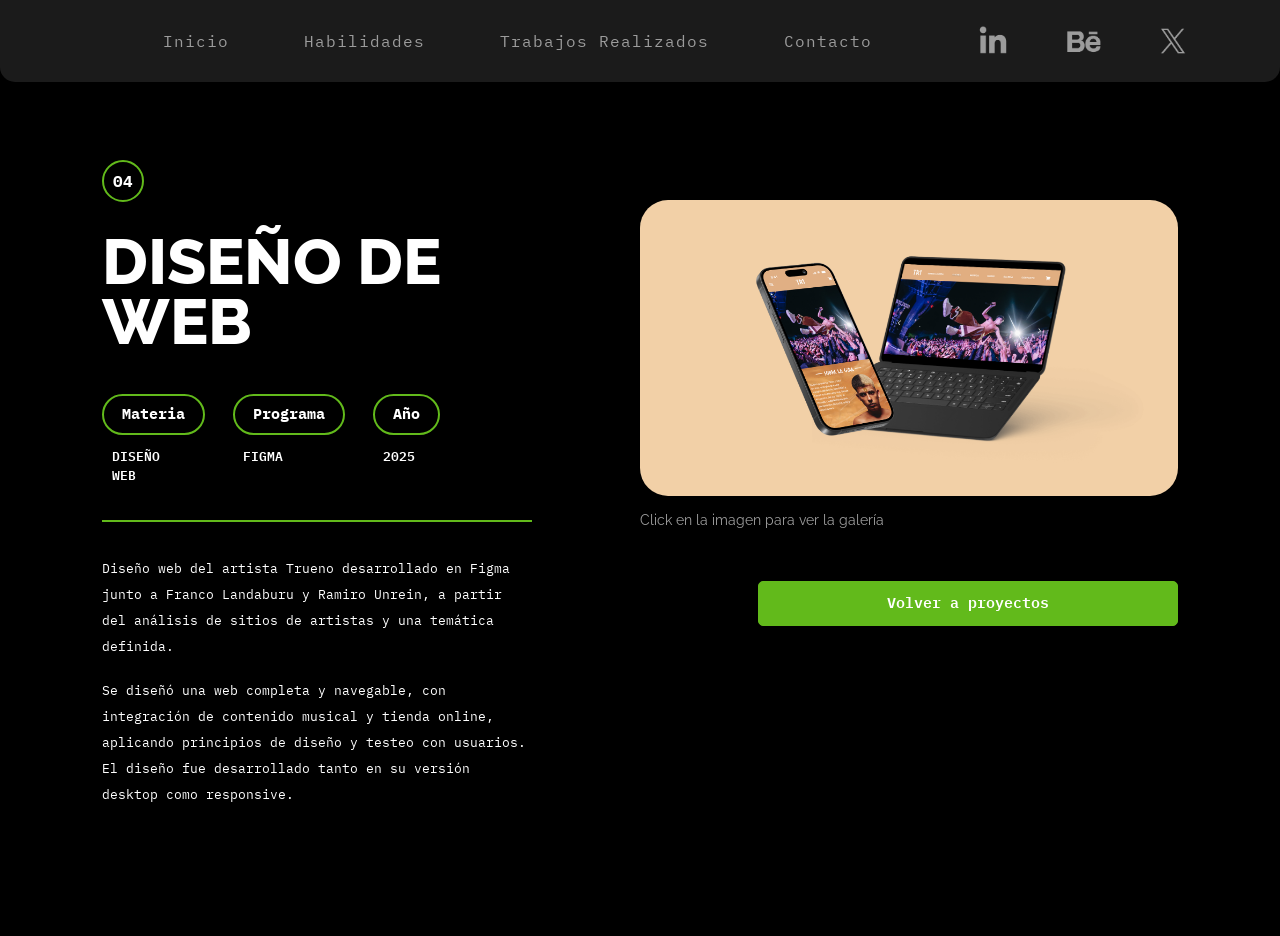
<file: trueno.html>
<!DOCTYPE html>
<html lang="en">

<head>
    <meta charset="UTF-8">
    <meta name="viewport" content="width=device-width, initial-scale=1.0">
    <title>Inicio portfolio</title>

    <link href="https://cdn.jsdelivr.net/npm/bootstrap@5.3.8/dist/css/bootstrap.min.css" rel="stylesheet"
        integrity="sha384-sRIl4kxILFvY47J16cr9ZwB07vP4J8+LH7qKQnuqkuIAvNWLzeN8tE5YBujZqJLB" crossorigin="anonymous">

    <link rel="preconnect" href="https://fonts.googleapis.com">
    <link rel="preconnect" href="https://fonts.gstatic.com" crossorigin>
    <link href="https://fonts.googleapis.com/css2?family=Raleway:ital,wght@0,800;1,800&display=swap" rel="stylesheet">
    <link rel="preconnect" href="https://fonts.googleapis.com">
    <link rel="preconnect" href="https://fonts.gstatic.com" crossorigin>
    <link href="https://fonts.googleapis.com/css2?family=IBM+Plex+Mono&display=swap" rel="stylesheet">


    <link rel="stylesheet" href="style.css">

</head>

<body class="trabajos">

    <!-- Barra de navegación Bootstrap -->

    <section class="presentación" id="inicio">

        <nav class="navbar navbar-expand-xl navbar-dark mi-nav-personalizada">
            <div class="container">

                <button class="navbar-toggler" type="button" data-bs-toggle="collapse" data-bs-target="#navbarNav">
                    <span class="navbar-toggler-icon"></span>
                </button>

                <div class="collapse navbar-collapse" id="navbarNav">
                    <ul class="navbar-nav mx-auto">
                        <li class="nav-item"><a class="nav-link" href="portfolio.html#inicio">Inicio</a></li>
                        <li class="nav-item"><a class="nav-link" href="portfolio.html#habilidades">Habilidades</a></li>
                        <li class="nav-item"><a class="nav-link" href="portfolio.html#trabajos">Trabajos realizados</a>
                        </li>
                        <li class="nav-item"><a class="nav-link" href="portfolio.html#contacto">Contacto</a></li>
                    </ul>

                    <div class="nav-social-icons d-flex">
                        <a href="https://www.linkedin.com/in/franco-fusco-sicardi-04a75636a/" target="_blank">
                            <img src="img/linkedin.png" alt="LinkedIn" class="icono-linkedin">
                        </a>
                        <a href="https://www.behance.net/francofuscos" target="_blank">
                            <img src="img/Behance.png" alt="Behance" class="icono-behance">
                        </a>
                        <a href="https://x.com/fraan_fusco" target="_blank">
                            <img src="img/Twitter.png" alt="Twitter" class="icono-twitter">
                        </a>
                    </div>
                </div>
            </div>
        </nav>

    </section>

    <!-- Inicio de página -->
    <main class="detalle-proyecto">
        <section class="contenido-proyecto">

            <span class="numero-proyectos">04</span>

            <h1 class="titulo-proyecto">
                DISEÑO DE
                <span>WEB</span>
            </h1>

            <section class="datos-proyecto">
                <article class="dato">
                    <span class="etiqueta-dato">Materia</span>
                    <p class="texto-dato">
                        <span>DISEÑO</span>
                        <span>WEB</span>
                    </p>
                </article>

                <article class="dato">
                    <span class="etiqueta-dato">Programa</span>
                    <p class="texto-dato">
                        <span>FIGMA</span>
                    </p>
                </article>

                <article class="dato">
                    <span class="etiqueta-dato">Año</span>
                    <p class="texto-dato">
                        <span>2025</span>
                    </p>
                </article>
            </section>

            <span class="linea-detalle"></span>

            <section class="texto-proyecto">
                <p>
                    Diseño web del artista Trueno desarrollado en Figma junto a Franco Landaburu y Ramiro Unrein, a
                    partir del análisis de sitios de artistas y una temática definida.
                </p>

                <p>
                    Se diseñó una web completa y navegable, con integración de contenido musical y tienda online,
                    aplicando principios de diseño y testeo con usuarios. El diseño fue desarrollado tanto en su versión
                    desktop como responsive.
                </p>
            </section>

            <section class="vista-previa-proyecto">

                <button class="imagen-proyecto" type="button" data-bs-toggle="modal"
                    data-bs-target="#modalGaleriaTrueno">
                    <img src="img/imagen-trueno.png" alt="Proyecto Trueno">
                </button>

                <p class="texto-galeria">
                    Click en la imagen para ver la galería
                </p>

                <a href="portfolio.html#trabajos" class="btn btn-primary boton-volver-proyectos">
                    Volver a proyectos
                </a>

            </section>

        </section>
    </main>

    <span class="linea-final"></span>

    <!-- Modal más carrusel -->

    <div class="modal fade" id="modalGaleriaTrueno" tabindex="-1" aria-labelledby="modalTruenoLabel" aria-hidden="true">
        <div class="modal-dialog modal-xl modal-dialog-centered">
            <div class="modal-content">

                <div class="modal-body">
                    <div id="carouselTrueno" class="carousel slide carousel-fade">
                        <!-- Carrousel con Imagen y figma -->
                        <div class="carousel-inner">
                            <div class="carousel-item active">
                                <img src="img/imagenes trueno/trueno 1.png" class="d-block w-100"
                                    alt="Imagen 1 del proyecto bosterosoy">
                            </div>

                            <div class="carousel-item">
                                <img src="img/imagenes trueno/trueno 2.png" class="d-block w-100"
                                    alt="Imagen 2 del proyecto bosterosoy">
                            </div>

                            <div class="carousel-item">
                                <iframe class="iframe-figma-modelado" width="100%" height="600"
                                    data-src="https://embed.figma.com/proto/W9W2TOxTqG2MM3KlCUImPv/Pagina-web---Trueno?node-id=115-315&starting-point-node-id=115%3A315&embed-host=share"
                                    title="Frame de Figma Trueno" allowfullscreen>
                                </iframe>
                            </div>

                        </div>
                        <!-- Botones -->
                        <button class="carousel-control-prev" type="button" data-bs-target="#carouselTrueno"
                            data-bs-slide="prev">
                            <span class="carousel-control-prev-icon" aria-hidden="true"></span>
                            <span class="visually-hidden">Anterior</span>
                        </button>

                        <button class="carousel-control-next" type="button" data-bs-target="#carouselTrueno"
                            data-bs-slide="next">
                            <span class="carousel-control-next-icon" aria-hidden="true"></span>
                            <span class="visually-hidden">Siguiente</span>
                        </button>

                    </div>
                </div>

            </div>
        </div>
    </div>

    <script src="https://cdn.jsdelivr.net/npm/bootstrap@5.3.8/dist/js/bootstrap.bundle.min.js"></script>

    <script>
        function cargarIframeVisible(slide) {
            const iframe = slide.querySelector(".iframe-figma-modelado[data-src]");

            if (iframe && !iframe.getAttribute("src")) {
                iframe.setAttribute("src", iframe.dataset.src);
            }
        }

        const carouselTrueno = document.getElementById("carouselTrueno");

        if (carouselTrueno) {
            const slideActivo = carouselTrueno.querySelector(".carousel-item.active");

            if (slideActivo) {
                cargarIframeVisible(slideActivo);
            }

            carouselTrueno.addEventListener("slid.bs.carousel", function (event) {
                cargarIframeVisible(event.relatedTarget);
            });
        }
    </script>

</body>

</html>
</file>
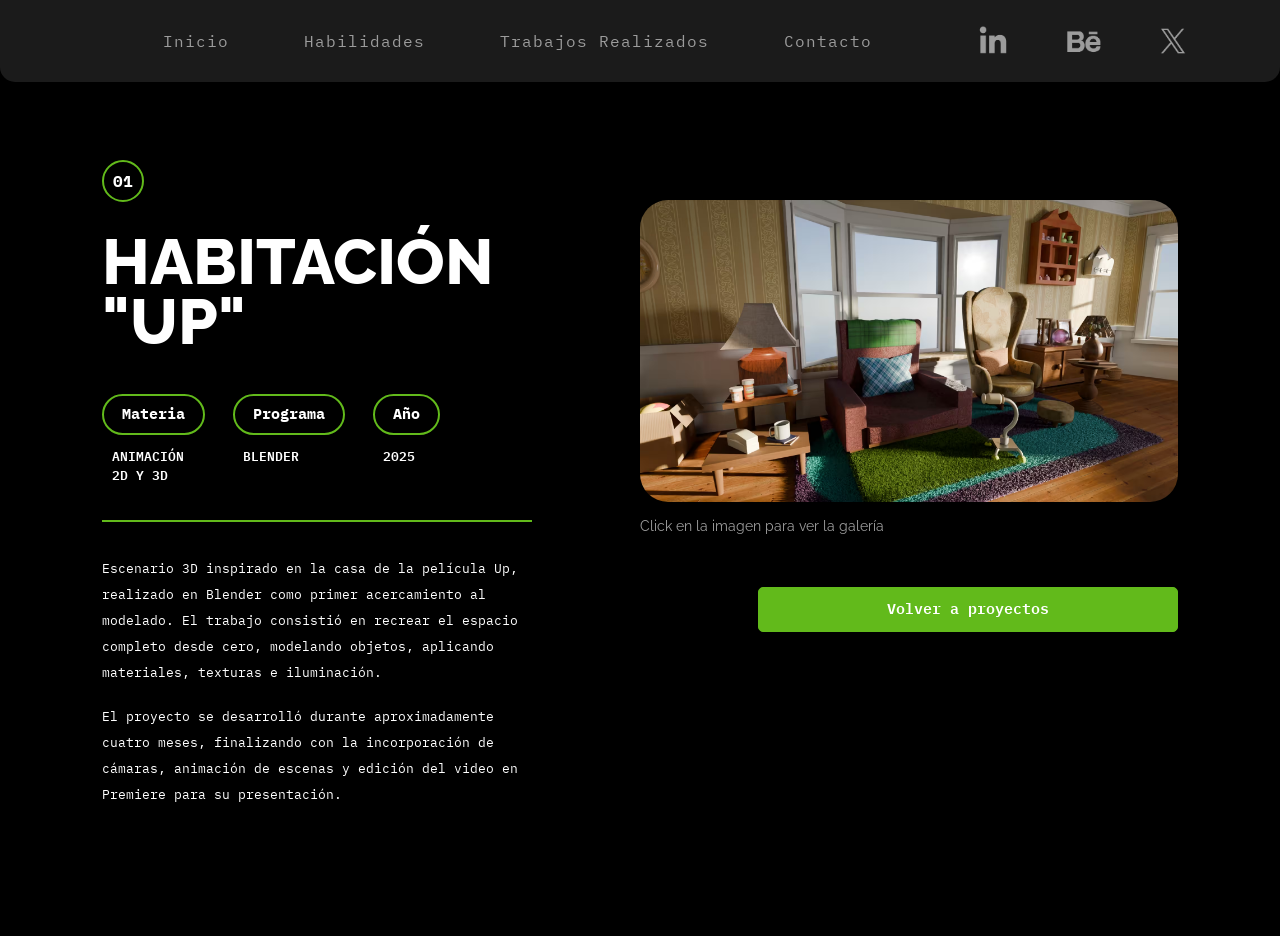
<file: up.html>
<!DOCTYPE html>
<html lang="en">

<head>
    <meta charset="UTF-8">
    <meta name="viewport" content="width=device-width, initial-scale=1.0">
    <title>Inicio portfolio</title>

    <link href="https://cdn.jsdelivr.net/npm/bootstrap@5.3.8/dist/css/bootstrap.min.css" rel="stylesheet"
        integrity="sha384-sRIl4kxILFvY47J16cr9ZwB07vP4J8+LH7qKQnuqkuIAvNWLzeN8tE5YBujZqJLB" crossorigin="anonymous">

    <link rel="preconnect" href="https://fonts.googleapis.com">
    <link rel="preconnect" href="https://fonts.gstatic.com" crossorigin>
    <link href="https://fonts.googleapis.com/css2?family=Raleway:ital,wght@0,800;1,800&display=swap" rel="stylesheet">
    <link rel="preconnect" href="https://fonts.googleapis.com">
    <link rel="preconnect" href="https://fonts.gstatic.com" crossorigin>
    <link href="https://fonts.googleapis.com/css2?family=IBM+Plex+Mono&display=swap" rel="stylesheet">


    <link rel="stylesheet" href="style.css">

</head>

<body class="trabajos">

    <!-- Barra de navegación Bootstrap -->

    <section class="presentación" id="inicio">

        <nav class="navbar navbar-expand-xl navbar-dark mi-nav-personalizada">
            <div class="container">

                <button class="navbar-toggler" type="button" data-bs-toggle="collapse" data-bs-target="#navbarNav">
                    <span class="navbar-toggler-icon"></span>
                </button>

                <div class="collapse navbar-collapse" id="navbarNav">
                    <ul class="navbar-nav mx-auto">
                        <li class="nav-item"><a class="nav-link" href="portfolio.html#inicio">Inicio</a></li>
                        <li class="nav-item"><a class="nav-link" href="portfolio.html#habilidades">Habilidades</a></li>
                        <li class="nav-item"><a class="nav-link" href="portfolio.html#trabajos">Trabajos realizados</a>
                        </li>
                        <li class="nav-item"><a class="nav-link" href="portfolio.html#contacto">Contacto</a></li>
                    </ul>

                    <div class="nav-social-icons d-flex">
                        <a href="https://www.linkedin.com/in/franco-fusco-sicardi-04a75636a/" target="_blank">
                            <img src="img/linkedin.png" alt="LinkedIn" class="icono-linkedin">
                        </a>
                        <a href="https://www.behance.net/francofuscos" target="_blank">
                            <img src="img/Behance.png" alt="Behance" class="icono-behance">
                        </a>
                        <a href="https://x.com/fraan_fusco" target="_blank">
                            <img src="img/Twitter.png" alt="Twitter" class="icono-twitter">
                        </a>
                    </div>
                </div>
            </div>
        </nav>

    </section>

    <!-- Inicio de página -->
    <main class="detalle-proyecto slide-bottom">
        <section class="contenido-proyecto">

            <span class="numero-proyectos">01</span>

            <h1 class="titulo-proyecto">
                HABITACIÓN
                <span>"UP"</span>
            </h1>

            <section class="datos-proyecto">
                <article class="dato">
                    <span class="etiqueta-dato">Materia</span>
                    <p class="texto-dato">
                        <span>ANIMACIÓN</span>
                        <span>2D Y 3D</span>
                    </p>
                </article>

                <article class="dato">
                    <span class="etiqueta-dato">Programa</span>
                    <p class="texto-dato">
                        <span>BLENDER</span>
                    </p>
                </article>

                <article class="dato">
                    <span class="etiqueta-dato">Año</span>
                    <p class="texto-dato">
                        <span>2025</span>
                    </p>
                </article>
            </section>

            <span class="linea-detalle scale-up-hor-left"></span>

            <section class="texto-proyecto">
                <p>
                    Escenario 3D inspirado en la casa de la película Up, realizado en Blender como primer acercamiento
                    al modelado. El trabajo consistió en recrear el espacio completo desde cero, modelando objetos,
                    aplicando materiales, texturas e iluminación.
                </p>

                <p>
                    El proyecto se desarrolló durante aproximadamente cuatro meses, finalizando con la incorporación de
                    cámaras, animación de escenas y edición del video en Premiere para su presentación.
                </p>
            </section>

            <section class="vista-previa-proyecto">

                <button class="imagen-proyecto" type="button" data-bs-toggle="modal" data-bs-target="#modalGaleriaUp">
                    <img src="img/imagen-up.avif" alt="Proyecto UP">
                </button>

                <p class="texto-galeria">
                    Click en la imagen para ver la galería
                </p>

                <a href="portfolio.html#trabajos" class="btn btn-primary boton-volver-proyectos">
                    Volver a proyectos
                </a>

            </section>

        </section>
    </main>

    <span class="linea-final"></span>

    <!-- Modal más carrusel -->

    <div class="modal fade" id="modalGaleriaUp" tabindex="-1" aria-labelledby="modalGaleriaUpLabel" aria-hidden="true">
        <div class="modal-dialog modal-xl modal-dialog-centered">
            <div class="modal-content">

                <div class="modal-body">
                    <div id="carouselUp" class="carousel slide carousel-fade">

                        <div class="carousel-inner">
                            <div class="carousel-item active">
                                <img src="img/imagenes Up/up-1.avif" class="d-block w-100"
                                    alt="Imagen 1 del proyecto UP">
                            </div>

                            <div class="carousel-item">
                                <img src="img/imagenes Up/up-2.avif" class="d-block w-100"
                                    alt="Imagen 2 del proyecto UP">
                            </div>

                            <div class="carousel-item">
                                <img src="img/imagenes Up/up-3.avif" class="d-block w-100"
                                    alt="Imagen 3 del proyecto UP">
                            </div>

                            <div class="carousel-item">
                                <img src="img/imagenes Up/up-4.avif" class="d-block w-100"
                                    alt="Imagen 4 del proyecto UP">
                            </div>

                            <div class="carousel-item">
                                <img src="img/imagenes Up/up-5.avif" class="d-block w-100"
                                    alt="Imagen 5 del proyecto UP">
                            </div>

                            <div class="carousel-item">
                                <img src="img/imagenes Up/up-6.avif" class="d-block w-100"
                                    alt="Imagen 6 del proyecto UP">
                            </div>

                            <div class="carousel-item">
                                <img src="img/imagenes Up/up-7.avif" class="d-block w-100"
                                    alt="Imagen 7 del proyecto UP">
                            </div>

                            <div class="carousel-item">
                                <img src="img/imagenes Up/up-8.avif" class="d-block w-100"
                                    alt="Imagen 8 del proyecto UP">
                            </div>

                            <div class="carousel-item">
                                <img src="img/imagenes Up/up-9.avif" class="d-block w-100"
                                    alt="Imagen 9 del proyecto UP">
                            </div>

                            <div class="carousel-item">
                                <img src="img/imagenes Up/up-10.avif" class="d-block w-100"
                                    alt="Imagen 10 del proyecto UP">
                            </div>

                            <div class="carousel-item">
                                <img src="img/imagenes Up/up-11.avif" class="d-block w-100"
                                    alt="Imagen 11 del proyecto UP">
                            </div>
                        </div>

                        <button class="carousel-control-prev" type="button" data-bs-target="#carouselUp"
                            data-bs-slide="prev">
                            <span class="carousel-control-prev-icon" aria-hidden="true"></span>
                            <span class="visually-hidden">Anterior</span>
                        </button>

                        <button class="carousel-control-next" type="button" data-bs-target="#carouselUp"
                            data-bs-slide="next">
                            <span class="carousel-control-next-icon" aria-hidden="true"></span>
                            <span class="visually-hidden">Siguiente</span>
                        </button>

                    </div>
                </div>

            </div>
        </div>
    </div>

    <script src="https://cdn.jsdelivr.net/npm/bootstrap@5.3.8/dist/js/bootstrap.bundle.min.js"></script>

</body>

</html>
</file>
<file: style.css>
* {
    margin: 0;
    padding: 0;
    box-sizing: border-box;
}

/* CARÁTULA */

.caratula-portfolio {
    background-color: black;
}

.caratula {
    height: 100vh;
    display: flex;
    flex-direction: column;
    justify-content: center;
    align-items: center;
    padding: 20px;
}

.elementos {
    width: 100%;
    max-width: 1100px;
}

.marco {
    padding: 100px 70px;
    position: relative;
    width: 100%;
}

/* ANIMACIÓN DE LINEA PUNTEADA */

.marco::before {
    content: "";
    position: absolute;
    inset: 0;
    pointer-events: none;

    background:
        repeating-linear-gradient(90deg, #62BA1B 0 8px, transparent 8px 16px) top left / 100% 2px no-repeat,
        repeating-linear-gradient(90deg, #62BA1B 0 8px, transparent 8px 16px) bottom left / 100% 2px no-repeat,
        repeating-linear-gradient(0deg, #62BA1B 0 8px, transparent 8px 16px) left top / 2px 100% no-repeat,
        repeating-linear-gradient(0deg, #62BA1B 0 8px, transparent 8px 16px) right top / 2px 100% no-repeat;

    animation: mover-punteado 0.8s linear infinite;
}

@keyframes mover-punteado {
    from {
        background-position:
            0 0,
            0 100%,
            0 0,
            100% 0;
    }

    to {
        background-position:
            -16px 0,
            16px 100%,
            0 16px,
            100% -16px;
    }
}

/* ///////////////////////////////////////////////////   */

.nombre {
    color: #62BA1B;
    margin-bottom: 20px;
    margin-left: 0;
    font-size: 20px;
    font-family: "IBM Plex Mono", monospace;
    font-weight: 400;
    font-style: normal;
}

.titulo {
    color: white;
    font-size: 165px;
    letter-spacing: 2px;
    line-height: 1;
    font-family: "Raleway", sans-serif;
    font-optical-sizing: auto;
    font-weight: 800;
    font-style: normal;
    text-align: left;
    width: 100%;
    word-wrap: break-word;
}

.año {
    color: #62BA1B;
    position: absolute;
    margin-bottom: 0;
    right: 90px;
    bottom: 35px;
    font-size: 20px;
    font-family: "IBM Plex Mono", monospace;
    font-weight: 400;
    font-style: normal;
}

/* Botones */

.btn.btn-outline-success {
    color: white;
    border-color: #62BA1B;
    font-family: "IBM Plex Mono", monospace;
    font-size: 14px;
    font-weight: 600;
    padding: 10px 24px;
    border-radius: 6px;
    margin-top: 50px;
    margin-left: 0px;
}

.btn.btn-primary {
    background-color: #62BA1B;
    border-color: #62BA1B;
    color: white;
    box-shadow: #62BA1B;
    font-family: "IBM Plex Mono", monospace;
    font-size: 15px;
    font-weight: 600;
    width: 100%;
    max-width: 420px;
    padding: 10px 24px;
    border-radius: 5px;
    display: block;
    margin: 50px auto 0;
}

.btn-primary-enviar {
    background-color: #62BA1B;
    border-color: #62BA1B;
    color: white;
    font-family: "Raleway", sans-serif;
}

/* Hover de botones */

.btn.btn-outline-success:hover {
    background-color: #62BA1B;
    color: black;
    border-color: #62BA1B;
}

.btn.btn-primary:hover {
    color: black;
    background-color: #4ea00b;
}

.btn-primary-enviar:hover {
    color: black;
    background-color: #4ea00b;
}


/* COMIENZO DE LA PÁGINA DE INICIO */

/* NAVBAR BOOTSTRAP */
.inicio {
    background-color: #E6E6E6;
    padding-top: 120px;
}

.mi-nav-personalizada {
    background-color: #1B1B1B !important;
    padding: 16px 0;
    display: flex;
    align-items: center;
    width: 100%;
    border-bottom-left-radius: 15px;
    border-bottom-right-radius: 15px;
    position: fixed;
    top: 0;
    left: 0;
    right: 0;
    z-index: 1000;
}

.mi-nav-personalizada .navbar-nav {
    margin-left: 5% !important;
}
/* TIPOGRAFIA NAVBAR */
.mi-nav-personalizada .nav-link {
    color: #9C9C9C !important;
    font-family: 'IBM Plex Mono', monospace;
    font-size: 16px;
    letter-spacing: 1px;
    padding: 0 25px !important;
    margin-inline: 0 25px;
    text-transform: capitalize;
}
/* HOVER LETRAS NAVBAR */
.mi-nav-personalizada .nav-link:hover {
    color: #62BA1B !important;
}

.icono-linkedin {
    width: 50px;
    height: auto;
    margin-left: 20px;
}

.icono-behance {
    width: 50px;
    height: auto;
    margin-left: 40px;
}

.icono-twitter {
    width: 50px;
    height: auto;
    margin-left: 40px;
}

/* SOBRE MI */

.sobre-mi {
    min-height: calc(100vh - 100px);
    /*  define la altuna mínima (hace que la sección ocupe toda la pantalla), hace q reste altura del navbar que tengo */
    display: flex;
    align-items: center; /* (centra verticalmente los elementos dentro del flex) */
}

.contenido {
    width: 100%;
}

/* TEXTO SOBRE MI */


.titulo span {
    color: #62BA1B;
    display: block;
    font-family: "Raleway", sans-serif;
    font-weight: 800;
    font-size: 80px;
    line-height: 1.1; /* (separación entre lineas del texto) */
}

.linea {
    display: block;
    width: 100%;
    max-width: 550px; /* (ancho de línea) */
    height: 2px; /* (grosor de linea) */
    background-color: #1B1B1B;
    margin: 30px 0 30px;
    -webkit-animation: scale-up-hor-left 0.4s cubic-bezier(0.390, 0.575, 0.565, 1.000) both;
    animation: scale-up-hor-left 0.4s cubic-bezier(0.390, 0.575, 0.565, 1.000) both;
    
}

/* Animación línea SOBRE MI */

 @keyframes scale-up-hor-left {
    0% {
      -webkit-transform: scaleX(0.2);
              transform: scaleX(0.2);
      -webkit-transform-origin: 0% 0%;
              transform-origin: 0% 0%;
              opacity: 0;
    }
    100% {
      -webkit-transform: scaleX(1);
              transform: scaleX(1);
      -webkit-transform-origin: 0% 0%;
              transform-origin: 0% 0%;
              opacity: 1;
    }
  }
  
.descripción {
    font-family: "IBM Plex Mono", monospace;
    color: #1B1B1B;
    max-width: 400px; /* (limita el ancho máximo, hace que el texto no sea largo) */
    margin-bottom: 30px;
}

/* REDES SOCIALES */

.red {
    display: flex; /* (pone icono y texto en línea) */
    align-items: center; /* (los centra verticalmente) */
    margin-bottom: 15px;
}

.red img {
    width: 40px;
    margin-right: 15px;
}

.red span {
    font-family: "IBM Plex Mono", monospace;
    font-weight: 800;
    color: #1B1B1B;
}

/* FOTO */

.circulo {
    width: 500px;
    height: 500px;
    border: 4px solid #62BA1B;
    border-radius: 50%;
    display: flex;
    align-items: center; /* (centra verticalmente) */
    justify-content: center; /* (centra horizontalmente) */
    margin-left: auto; /* (hace que la foto se vaya para la derecha de la columna) */
    margin-right: 0;
    overflow: hidden; /* (corta la imagen para que quede circular) */
}

.foto {
    width: 100%;
    height: 100%;
    object-fit: cover; /* (hace que la imagen no se deforme y ocupe todo el circulo) containt hace que entre toda pero puede dejar espacios */
}

/* HABILIDADES */

.habilidades {
    text-align: center;
    margin: 100px 0;
}

.linea-gruesa {
    display: block;
    width: 100%;
    height: 6px;
    background-color: #62BA1B;
}

.titulo-separatorios {
    font-family: "Raleway", sans-serif;
    font-weight: 800;
    font-size: clamp(40px, 8vw, 100px); /* (se adapta al responsive) */
    margin: 40px 0 10px;
}

.linea-fina {
    display: block;
    width: 280px;
    height: 6px;
    background-color: #62BA1B;
    margin: 12px auto 40px;
}

/* PROGRAMAS */

.habilidades-programa {
    padding: 35px 0 70px;
}

.programas {
    display: grid; /* (organiza bloques grandes) */
    grid-template-columns: repeat(2, 1fr); /* (hace las dos columnas iguales de programas, cada 1fr una fracción del espacio disponible)  */
    gap: 55px 130px; /* (55px espacio entre las aplicaciones verticalmente) (130px espacio entre las aplicaciones horizontalmente) */
    max-width: 850px;
    margin-left: 90px; /* (margen izquierdo de los programas) */
    margin-bottom: 120px; /* (margen de abajo de los programas) */
}

.programa {
    display: flex; /* (organiza icono + texto) */
    align-items: center;
    gap: 22px; /* (espacio entre el ícono del programa y el texto de la derecha) */
}

.icono-programa {
    width: 86px;
    height: 86px;
    object-fit: contain;
}

.info-programa {
    display: flex;
    flex-direction: column; /* (Cambia la dirección del flex, por defecto viene horizontalmente, con column el texto Blender, los puntitos y la línea quedan apliados verticalmente) */
}

.nombre-programa {
    font-family: "IBM Plex Mono", monospace;
    font-size: 22px;
    font-weight: 700;
    color: #1B1B1B;
    margin: 0 0 8px 0;
}

.nivel {
    display: flex;
    align-items: center;
    gap: 4px; /* (Separa los puntos horizontalmente) */
    margin-bottom: 12px;
}

.punto {
    width: 13px;
    height: 13px;
    border: 1.5px solid #62BA1B;
    border-radius: 50%;
    display: inline-block; /* (Se corportan como texto en línea, pero se le puede dar tamaño con width / height) (solo inline NO porque no permite usar width ni height) */
    background-color: transparent;
}

.punto-activo {
    width: 13px;
    height: 13px;
    border: 1.5px solid #62BA1B;
    border-radius: 50%;
    display: inline-block; /* (Se corportan como texto en línea, pero se le puede dar tamaño con width / height) (solo inline NO porque no permite usar width ni height) */
    background-color: #62BA1B;
}

.linea-programa {
    width: 62px;
    height: 2px;
    background-color: #62BA1B;
}

.habilidades-personales {
    max-width: 850px;
    margin-left: 90px;
    display: flex;
    flex-wrap: wrap; /* (Permite que los elementos salten de línea, sino quedan todas las habilidades en la misma linea) */
    gap: 20px 24px;
}

.etiqueta-habilidad {
    border: 2px solid #62BA1B;
    border-radius: 999px; /* (hace el borde circular) */
    padding: 8px 18px; /* (8 px es para el espacio de arriba y abajo, 18 para el espacio de los costados) */
    font-family: "IBM Plex Mono", monospace;
    font-size: 17px;
    font-weight: 700;
    font-style: italic;
    color: #1B1B1B;
    line-height: 1;
}

/* PROYECTOS */

.proyectos-galeria {
    padding: 55px 0 170px;
}

.galeria-proyectos {
    position: relative;
    width: 627px;
    height: 420px;
    margin: 0 auto;
    transform: scale(1.8); /* (Aumenta el tamaño de las imagenes, hace un zoom, pero es visual y no cambia el layout) */
    transform-origin: top center; /* (Define de donde crece el scale, si tuviera center center crece desde el centro, pero como tengo top center, crece desde arriba hacia abajo y no se rompe el layout) */
}

/* cajas grales */

.proyecto {
    position: absolute; /* Funciona porque arriba que es el padre usé relativa, eso hace que el absolute se posicione dentro del contenedor */
    display: block; /* Hace que la imagen ocupe todo el contenedor, además hace que el texto baje a la siguiente linea */
    overflow: hidden; /* Hace que la imagen no salga del borde del card de bootstrap, respetando los bordes redondos */
    background-color: #d9d9d9;
    text-decoration: none;
    box-shadow: 0 8px 18px rgba(0, 0, 0, 0.315);
    transition: transform 0.3s ease, box-shadow 0.3s ease;
}

/* imagenes */

.imagen-proyecto {
    width: 100%;
    height: 100%;
    object-fit: cover; /* (Hace que la imagen ocupe todo el contenedor, sin que se deforme) */
    display: block;
    transition: filter 0.3s ease;
}

.proyecto .card {
    width: 100%;
    height: 100%;
    border: none;
    border-radius: 0 !important;
    overflow: hidden; /* Hace que la imagen no salga del borde del card de bootstrap, respetando los bordes redondos */
    background-color: transparent !important;
}

.proyecto .card-img {
    width: 100%;
    height: 100%;
    object-fit: cover;
}

.proyecto .card-img-overlay {
    padding: 0;
    position: absolute;
}

.ver-proyecto {
    position: absolute;
    right: 6px;
    bottom: 6px;
    background-color: #62BA1B;
    color: white;
    font-family: "IBM Plex Mono", monospace;
    font-size: 8px;
    font-weight: 600;
    padding: 3px 6px;
    border-radius: 3px;
}

.proyecto:hover .ver-proyecto {
    opacity: 1;
    transform: translateY(0);
}

.proyecto:hover .imagen-proyecto {
    filter: brightness(0.75);
}

/* númeritos verdes */

.numero-proyecto {
    position: absolute;
    top: 8px;
    left: 8px;
    width: 18px;
    height: 18px;
    background-color: #62BA1B;
    color: white;
    border-radius: 50%;
    font-family: "Raleway", sans-serif;
    font-size: 11px;
    font-weight: 800;
    display: flex;
    align-items: center; 
    justify-content: center;
    z-index: 2; /* Controla que los números estén por encima del circulo verde y de la imagen */
}

/* posiciones de las imagenes */

.proyecto-up {
    top: 0;
    left: 0;
    width: 188px;
    height: 122px;
}

.proyecto-bosterosoy {
    top: 134px;
    left: 0;
    width: 188px;
    height: 122px;
}

.proyecto-película {
    top: 67px;
    left: 200px;
    width: 123px;
    height: 189px;
}

.proyecto-trueno {
    top: 0;
    left: 335px;
    width: 292px;
    height: 122px;
}

.proyecto-aplicación {
    top: 134px;
    left: 335px;
    width: 140px;
    height: 189px;
}

.proyecto-burbuja {
    top: 134px;
    left: 487px;
    width: 140px;
    height: 122px;
}

/* SEPARACIÓN CONTACTO */

.separacion-contacto {
    height: 140px;
    background-color: #E6E6E6;
}

/* Contacto */

.contacto {
    background-color: black;
    padding: 90px 0 120px;
}

.container-contacto {
    max-width: 650px;
    margin: 0 auto;
    text-align: center;
    padding: 0 20px;
}

.titulo-contacto {
    display: inline-block; /* (Se corportan como texto en línea, pero se le puede dar tamaño con width / height) (solo inline NO porque no permite usar width ni height) */
    border: 2px solid #62BA1B;
    border-radius: 999px;
    padding: 16px 36px;
    margin-bottom: 70px;
    color: #62BA1B;
    font-family: "Raleway", sans-serif;
    font-weight: 800;
    font-size: 22px;
}

/* Formulario contacto */

.formulario-contacto {
    display: flex; /* Pone el formulario en linea horizontalmente*/
    flex-direction: column; /* (con column el formulario queda apilado verticalmente) */
    gap: 35px;
    align-items: center;
}

.campo {
    width: 100%;
    background-color: #E6E6E6;
    border: 1px solid transparent !important;
    border-radius: 0;
    font-family: "Raleway", sans-serif;
    font-size: 14px;
    font-weight: 800;
    color: #1B1B1B;
    padding: 10px 14px;
}

.mensaje {
    height: 150px;
    resize: none;
}

/* Sombra debajo de formulario  */
.form-control:focus {
    border-color: transparent !important;
    box-shadow: 0 0 12px rgba(115, 255, 0, 0.89); 
    background-color: #E6E6E6;
    color: #1B1B1B;
    outline: none;
}

.modal-content {
    border-radius: 20px;

}

/* Segundo Modal mensaje enviado éxito - contacto */

.titulo-exito {
    font-family: "Raleway", sans-serif;
    font-weight: 800;
    font-size: 26px;
    margin-bottom: 10px;
}

.texto-exito {
    font-family: "IBM Plex Mono", monospace;
    font-weight: 700;
    font-size: 14px;
    margin-bottom: 25px;
}

/* Botón cerrar segundo modal - contacto */

.btn-exito {
    background-color: #55ba1b;
    color: white;
    border: none;
    padding: 8px 20px;
    font-family: "Raleway", sans-serif;
    font-weight: 700;
    border-radius: 6px;
    transition: 0.3s;
}

.btn-exito:hover {
    background-color: #4ea014;
}

#exitoModal .modal-body {
    padding: 35px 40px !important;
}

/* Página habitación UP */

.trabajos {
    background-color: black;
}

.detalle-proyecto {
    position: relative; /* Se pone position relativa para que luego cuando ponga position absolute esté dentro de esta clase y no en toda la pantalla */
    padding-top: 160px;
    padding-bottom: 110px;
    min-height: 100vh;
}

.contenido-proyecto {
    width: 100%; /* Se adapta al contenedor completo */
    max-width: 500px; /* Pero no pasa de 500px */
    margin-left: clamp(40px, 8vw, 170px); /* Margen que se adapta al responsive, mínimo (40px), valor flexible (8vw), máximo (170px) */
}

.numero-proyectos {
    width: 42px; /* Ocupa solamente 42px del contenedor */
    height: 42px;
    border: 2px solid #62BA1B;
    border-radius: 50%;
    color: white;
    font-family: "IBM Plex Mono", monospace;
    font-size: 16px;
    font-weight: 700;
    display: flex; /* Pone el número en linea horizontalmente */
    align-items: center;
    justify-content: center;
    margin-bottom: 30px;
}

.titulo-proyecto {
    color: white;
    font-family: "Raleway", sans-serif;
    font-size: clamp(56px, 5vw, 88px); /* Se adapta el título al responsive */
    font-weight: 800;
    line-height: 0.94; /* Separación entre líneas de texto */
    margin-bottom: 42px;
}

.titulo-proyecto span {
    display: block; /* Hace que el título ocupe todo el contenedor, además hace que el texto baje a la siguiente linea */

}

.datos-proyecto {
    display: flex; /* Pone el los datos en linea horizontalmente */
    gap: 28px; /* Espacio entre datos */
    margin-bottom: 34px; /* Margen de abajo con la línea */
}

.dato {
    min-width: 95px;
}

.etiqueta-dato {
    display: inline-block; /* (Se corportan como texto en línea, pero se le puede dar tamaño con width / height) (solo inline NO porque no permite usar width ni height) */ 
    padding: 7px 18px;
    border: 2px solid #62BA1B;
    border-radius: 999px;
    color: white;
    font-family: "IBM Plex Mono", monospace;
    font-size: 15px;
    font-weight: 700;
    margin-bottom: 12px;
}

.texto-dato {
    color: white;
    font-family: "IBM Plex Mono", monospace;
    font-size: 13px;
    font-weight: 600;
    line-height: 1.5;
    margin: 0;
    padding-left: 10px;
}

.texto-dato span {
    display: block; /* Hace que el texto baje de línea (animación 2D Y 3D) */
}

.linea-detalle {
    display: block; /* Hace que la línea se pueda ver porque ocupa todo el contenedor */
    width: 100%;
    max-width: 430px;
    height: 2px;
    background-color: #62BA1B;
    margin: 34px 0 34px;
    -webkit-animation: scale-up-hor-left 0.4s cubic-bezier(0.390, 0.575, 0.565, 1.000) both;
    animation: scale-up-hor-left 0.4s cubic-bezier(0.390, 0.575, 0.565, 1.000) both;
}

.texto-proyecto p {
    color: white;
    font-family: "IBM Plex Mono", monospace;
    font-size: 13px;
    line-height: 2;
    margin-bottom: 18px;
    max-width: 430px;
}

.boton-volver-proyectos {
    margin-top: 45px;
    max-width: 360px;
    text-align: center;
    text-decoration: none;
}

.vista-previa-proyecto .boton-volver-proyectos {
    margin-left: auto;
    margin-right: 0;
}

/* Imagen vista previa Up */

.vista-previa-proyecto {
    position: absolute; /* Funciona porque arriba que es el padre usé relativa, eso hace que el absolute se posicione dentro del contenedor */
    top: 200px; /* Distancia de separación con la parte de arriba de la página */
    right: clamp(40px, 8vw, 200px); 
    width: min(42vw, 720px); /* para que la imagen se adapte al tamaño del width en el responsive */
}

.imagen-proyecto {
    background-color: black;
    border: none;
    padding: 0;
    cursor: pointer; /* Cambia el cursor a la manito del mouse */
    width: 100%; /* Para que la imagen ocupe el 100% del contenedor */
}

.imagen-proyecto img {
    width: 100%;
    max-width: 100%;
    border-radius: 28px;
    display: block;
    background-color: black;
}

/* Imagen se agranda */

.imagen-proyecto:hover img {
    transform: scale(1.02); /* se agranda cuando pones el cursor por encima de la imagen */
    filter: brightness(0.85); /* leve sombrita */
}

/* texto debajo de imagen */

.texto-galeria {
    margin-top: 14px;
    font-family: "Raleway", sans-serif;
    font-size: 14px;
    color: #9C9C9C;
}

/* modal fondo oscuro */

.modal-backdrop.show {
    opacity: 0.9;
    background-color: black;
}

.modal-header {
    border: none;
    padding-bottom: 0;
}

.modal-title {
    color: rgb(0, 0, 0);
    font-family: "Raleway" sans-serif;
    font-weight: 700;
}

.btn-close {
    filter: invert(1);
}

/* body del modal */

.modal-body {
    padding: 0; 
}

/* imagenes del carrusel más grande */

.carousel-item img {
    width: 100%;
    height: 80vh;
    object-fit: cover; /* (Hace que la imagen ocupe todo el contenedor, sin que se deforme) */
}

/* Script de Figma dentro del carrusel */

.iframe-figma-modelado {
    width: 100%;
    height: 80vh;
    border: none;
    border-radius: 20px;
}

/* ///RESPONSIVE/// */

/* CARÁTULA */

@media (width < 1000px) {

    /* Tablets / pantallas medianas */
    .elementos {
        max-width: 850px;
    }

    .marco {
        padding: 80px 50px;
    }

    .titulo {
        font-size: 110px;
    }

    .nombre {
        font-size: 18px;
    }

    .año {
        right: 60px;
        bottom: 30px;
        font-size: 18px;
    }
}

@media (width < 768px) {

    /* Tablets chicas */
    .caratula {
        padding: 25px;
    }

    .marco {
        padding: 60px 30px;
    }

    .titulo {
        font-size: 70px;
        letter-spacing: 1px;
    }

    .nombre {
        font-size: 15px;
        margin-bottom: 15px;
    }

    .año {
        right: 35px;
        bottom: 22px;
        font-size: 15px;
    }

    .btn.btn-outline-success {
        font-size: 13px;
        padding: 9px 20px;
        margin-top: 35px;
    }
}

@media (width < 480px) {

    /* Celulares */
    .marco {
        padding: 48px 12px;
    }

    .titulo {
        font-size: 48px;
        letter-spacing: 4;
    }

    .nombre {
        font-size: 13px;
    }

    .año {
        right: 25px;
        bottom: 18px;
        font-size: 13px;
    }

    .btn.btn-outline-success {
        font-size: 12px;
        padding: 8px 18px;
        margin-top: 28px;
    }
}

/* RESPONSIVE SOBRE MI */

@media (width < 1000px) {
    .inicio {
        padding-top: 100px;
    }

    .sobre-mi {
        min-height: auto;
        padding: 80px 0;
    }

    .titulo span {
        font-size: 65px;
    }

    .linea {
        max-width: 450px;
    }

    .descripción {
        max-width: 450px;
    }

    .circulo {
        width: 400px;
        height: 400px;
        margin-left: auto;
        margin-right: auto;
    }
}

@media (width < 768px) {
    .inicio {
        padding-top: 90px;
    }

    .sobre-mi {
        padding: 60px 0;
        text-align: left;
    }

    .bloque-texto {
        margin-bottom: 50px;
    }

    .titulo span {
        font-size: 48px;
    }

    .linea {
        max-width: 100%;
        margin: 18px 0 25px;
    }

    .descripción {
        max-width: 100%;
        font-size: 14px;
    }

    .red img {
        width: 34px;
    }

    .red span {
        font-size: 14px;
    }

    .circulo {
        width: 300px;
        height: 300px;
        margin-left: auto;
        margin-right: auto;
    }
}

@media (width < 480px) {
    .sobre-mi {
        padding: 45px 0;
    }

    .titulo span {
        font-size: 38px;
    }

    .descripción {
        font-size: 12px;
        line-height: 1.7;
    }

    .circulo {
        width: 240px;
        height: 240px;
    }
}

/* RESPONSIVE NAVBAR  */

@media (width < 1200px) {
    .mi-nav-personalizada {
        padding: 12px 0;
    }

    .mi-nav-personalizada .navbar-collapse {
        text-align: center;
        padding: 25px 0 20px;
    }

    .mi-nav-personalizada .navbar-nav {
        margin-left: 0 !important;
        align-items: center;
    }

    .mi-nav-personalizada .nav-link {
        font-size: 17px;
        padding: 8px 0 !important;
        margin-inline: 0;
    }

    .nav-social-icons {
        justify-content: center;
        margin-top: 20px;
        gap: 35px;
    }

    .icono-linkedin,
    .icono-behance,
    .icono-twitter {
        width: 38px;
        margin-left: 0;
    }

    .sobre-mi {
        padding-top: 100x;
    }
}

/* RESPONSIVE HABILIDADES */

@media (width < 1000px) {
    .habilidades {
        margin: 80px 0;
    }

    .titulo-separatorios {
        font-size: 75px;
    }

    .programas {
        max-width: 700px;
        margin: 0 auto 90px;
        gap: 45px 90px;
    }

    .icono-programa {
        width: 72px;
        height: 72px;
    }

    .nombre-programa {
        font-size: 18px;
    }

    .punto,
    .punto-activo {
        width: 11px;
        height: 11px;
    }

    .habilidades-personales {
        max-width: 700px;
        margin: 0 auto;
        justify-content: center;
    }
}

@media (width < 768px) {
    .habilidades {
        margin: 65px 0;
    }

    .titulo-separatorios {
        font-size: 55px;
    }

    .linea-fina {
        width: 220px;
    }

    .habilidades-programa {
        padding: 30px 0 60px;
    }

    .programas {
        grid-template-columns: repeat(2, 1fr);
        max-width: 430px;
        margin: 0 auto 70px;
        gap: 38px 35px;
    }

    .programa {
        gap: 12px;
    }

    .icono-programa {
        width: 48px;
        height: 48px;
    }

    .nombre-programa {
        font-size: 14px;
        margin-bottom: 5px;
    }

    .nivel {
        gap: 3px;
        margin-bottom: 8px;
    }

    .punto,
    .punto-activo {
        width: 8px;
        height: 8px;
    }

    .habilidades-personales {
        max-width: 430px;
        margin: 0 auto;
        justify-content: center;
        gap: 16px 14px;
    }

    .etiqueta-habilidad {
        font-size: 13px;
        padding: 7px 12px;
    }
}

@media (width < 480px) {
    .titulo-separatorios {
        font-size: 42px;
    }

    .linea-fina {
        width: 170px;
        height: 5px;
    }

    .programas {
        max-width: 340px;
        gap: 34px 22px;
    }

    .programa {
        gap: 9px;
    }

    .icono-programa {
        width: 42px;
        height: 42px;
    }

    .nombre-programa {
        font-size: 12px;
    }

    .punto,
    .punto-activo {
        width: 7px;
        height: 7px;
    }

    .linea-programa {
        width: 36px;
    }

    .habilidades-personales {
        max-width: 330px;
        gap: 14px 10px;
    }

    .etiqueta-habilidad {
        font-size: 11px;
        padding: 6px 10px;
    }
}

/* RESPONSIVE PROYECTOS */

@media (width < 1000px) {
    .proyectos-galeria {
        padding: 50px 0 90px;
    }

    .galeria-proyectos {
        display: grid;
        grid-template-columns: repeat(2, 1fr);
        gap: 20px;
        width: 100%;
        max-width: 560px;
        height: auto;
        margin: 0 auto;
        transform: none;
        position: static;
    }

    .proyecto,
    .proyecto-up,
    .proyecto-bosterosoy,
    .proyecto-película,
    .proyecto-trueno,
    .proyecto-aplicación,
    .proyecto-burbuja {
        position: relative;
        top: auto;
        left: auto;
        width: 100%;
        height: 200px;
    }

    .imagen-proyecto {
        width: 100%;
        height: 100%;
        object-fit: cover;
    }

    .separacion-contacto {
        height: 100px;
    }

    .numero-proyecto {
        width: 30px;
        height: 30px;
        font-size: 18px;
    }

    .separacion-contacto {
        height: 100px;
    }
}

@media (width < 768px) {
    .proyectos-galeria {
        padding: 45px 0 80px;
    }

    .galeria-proyectos {
        display: grid;
        grid-template-columns: repeat(2, 1fr);
        gap: 18px;
        width: 100%;
        max-width: 430px;
        height: auto;
        margin: 0 auto;
        transform: none;
        position: static;
    }

    .proyecto,
    .proyecto-up,
    .proyecto-bosterosoy,
    .proyecto-película,
    .proyecto-trueno,
    .proyecto-aplicación,
    .proyecto-burbuja {
        position: relative;
        top: auto;
        left: auto;
        width: 100%;
        height: 170px;
    }

    .imagen-proyecto {
        width: 100%;
        height: 100%;
        object-fit: cover;
    }

    .numero-proyecto {
        width: 24px;
        height: 24px;
        font-size: 12px;
    }

    .separacion-contacto {
        height: 70px;
    }
}

@media (width < 480px) {
    .proyectos-galeria {
        padding: 40px 0 65px;
    }

    .galeria-proyectos {
        max-width: 340px;
        gap: 14px;
    }

    .proyecto,
    .proyecto-up,
    .proyecto-bosterosoy,
    .proyecto-película,
    .proyecto-trueno,
    .proyecto-aplicación,
    .proyecto-burbuja {
        height: 145px;
    }

    .numero-proyecto {
        width: 22px;
        height: 22px;
        font-size: 11px;
        top: 7px;
        left: 7px;
    }

    .separacion-contacto {
        height: 55px;
    }
}

@media (width < 768px) {
    .container {
        padding-left: 22px;
        padding-right: 22px;
    }
}

/* RESPONSIVE PÁGINA PROYECTOS UP / TRUENO / ETC. */

@media (max-width: 1000px) {

    .detalle-proyecto {
        padding: 140px 0 90px;
    }

    .contenido-proyecto {
        margin: 0 auto;
        padding: 0 40px;
        max-width: 720px;
    }

    .titulo-proyecto {
        font-size: 65px;
        text-align: left;
    }

    .vista-previa-proyecto {
        position: static;
        width: 100%;
        max-width: 620px;
        margin-top: 45px;
    }

    .imagen-proyecto {
        width: 100%;
        display: block;
    }

    .imagen-proyecto img {
        width: 100%;
        max-width: 100%;
    }
}

@media (max-width: 768px) {

    .contenido-proyecto {
        padding: 0 25px;
        max-width: 100%;
    }

    .titulo-proyecto {
        font-size: 48px;
    }

    .datos-proyecto {
        justify-content: flex-start;
        flex-wrap: wrap;
    }

    .texto-proyecto p {
        max-width: 100%;
        text-align: justify;
    }

    .linea-detalle {
        margin: 25px 0;
    }

    .vista-previa-proyecto {
        max-width: 100%;
        margin-top: 40px;
    }

    .imagen-proyecto img {
        border-radius: 20px;
    }

    .texto-galeria {
        text-align: center;
    }

    .modal-dialog {
        margin: 20px;
    }

    .carousel-item img {
        height: auto;
        max-height: 75vh;
        object-fit: contain;
        background-color: black;
    }

    .carousel-inner {
        border-radius: 12px;
    }

    .boton-volver-proyectos {
        margin-left: auto;
        margin-right: auto;
        max-width: 100%;
    }

    .vista-previa-proyecto .boton-volver-proyectos {
        margin-left: auto;
        margin-right: auto;
        display: block;
    }

}

@media (max-width: 480px) {

    .contenido-proyecto {
        padding: 0 20px;
    }

    .titulo-proyecto {
        font-size: 36px;
    }

    .numero-proyectos {
        width: 32px;
        height: 32px;
        font-size: 13px;
    }

    .etiqueta-dato {
        font-size: 12px;
        padding: 5px 12px;
    }

    .texto-dato {
        font-size: 11px;
    }

    .vista-previa-proyecto {
        width: 100%;
        max-width: 100%;
    }

    .modal-dialog {
        margin: 12px;
    }

    .carousel-item img {
        max-height: 70vh;
    }
}
</file>
